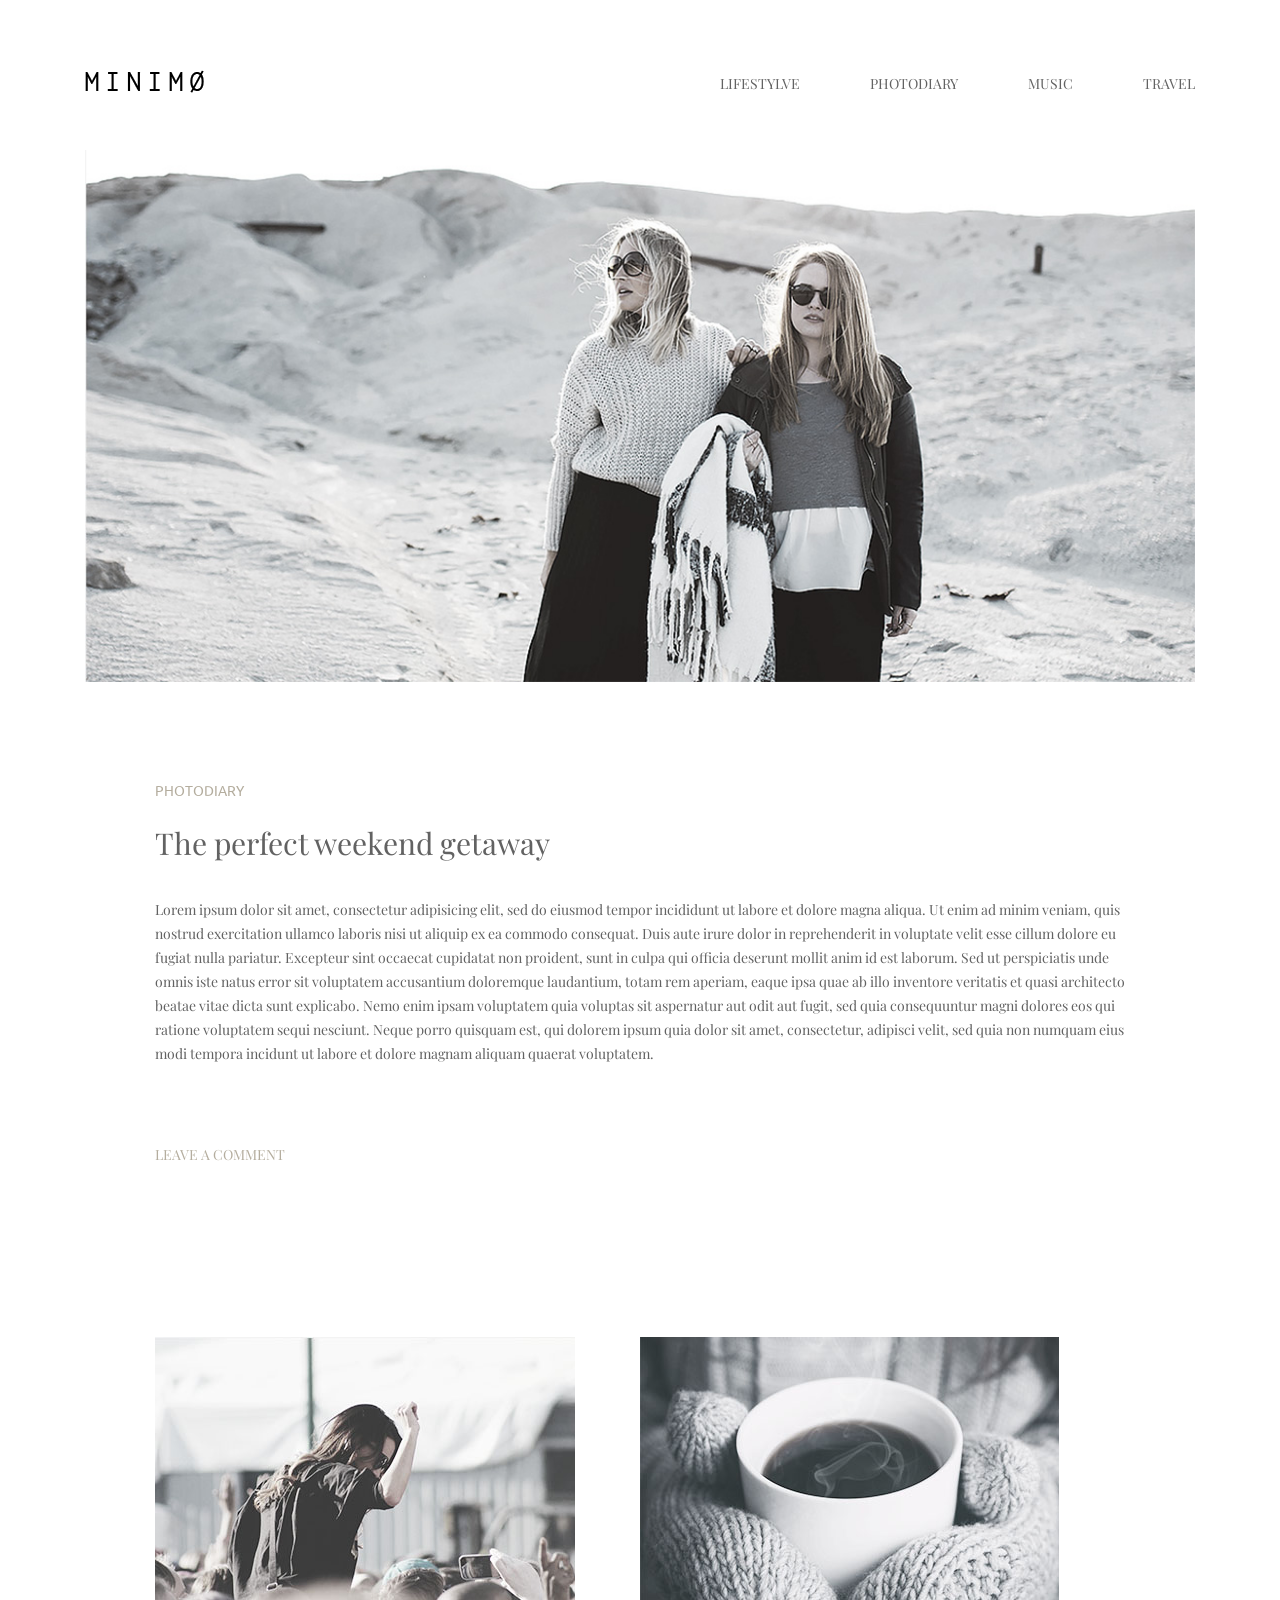
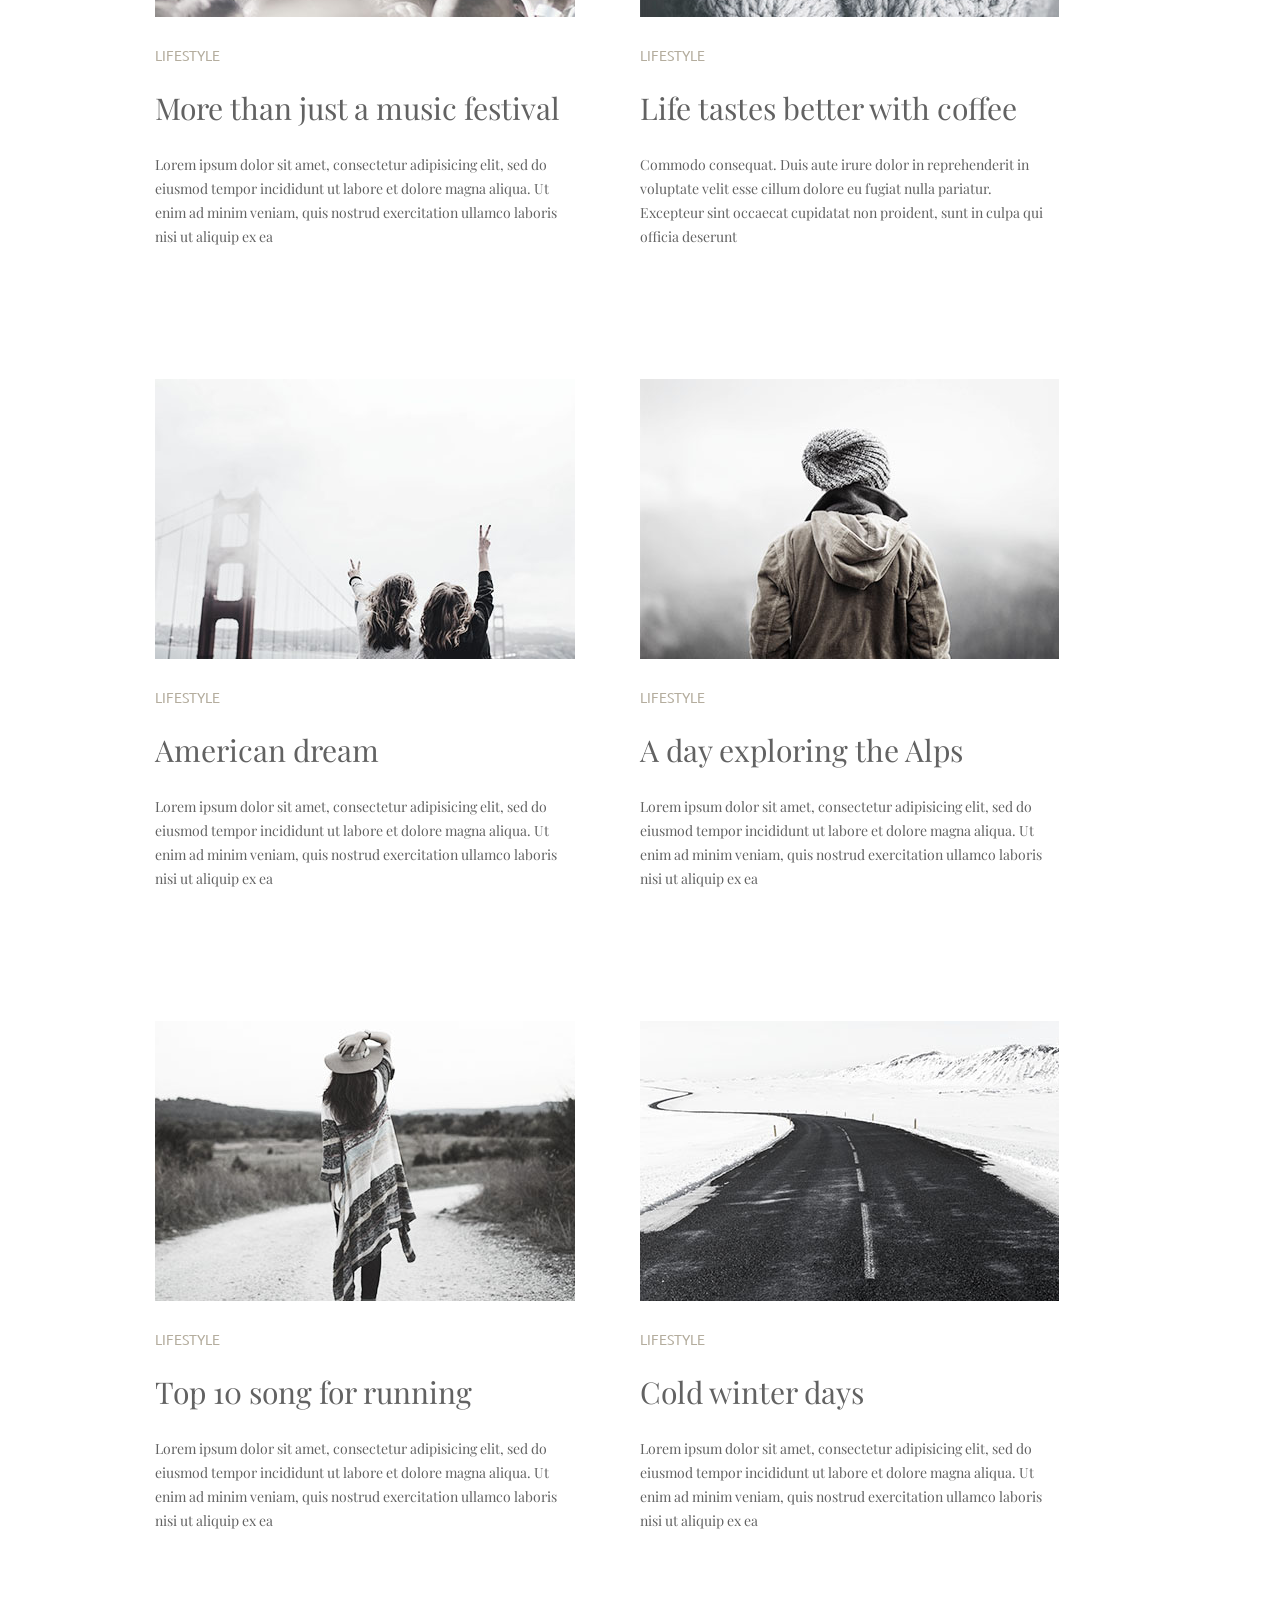
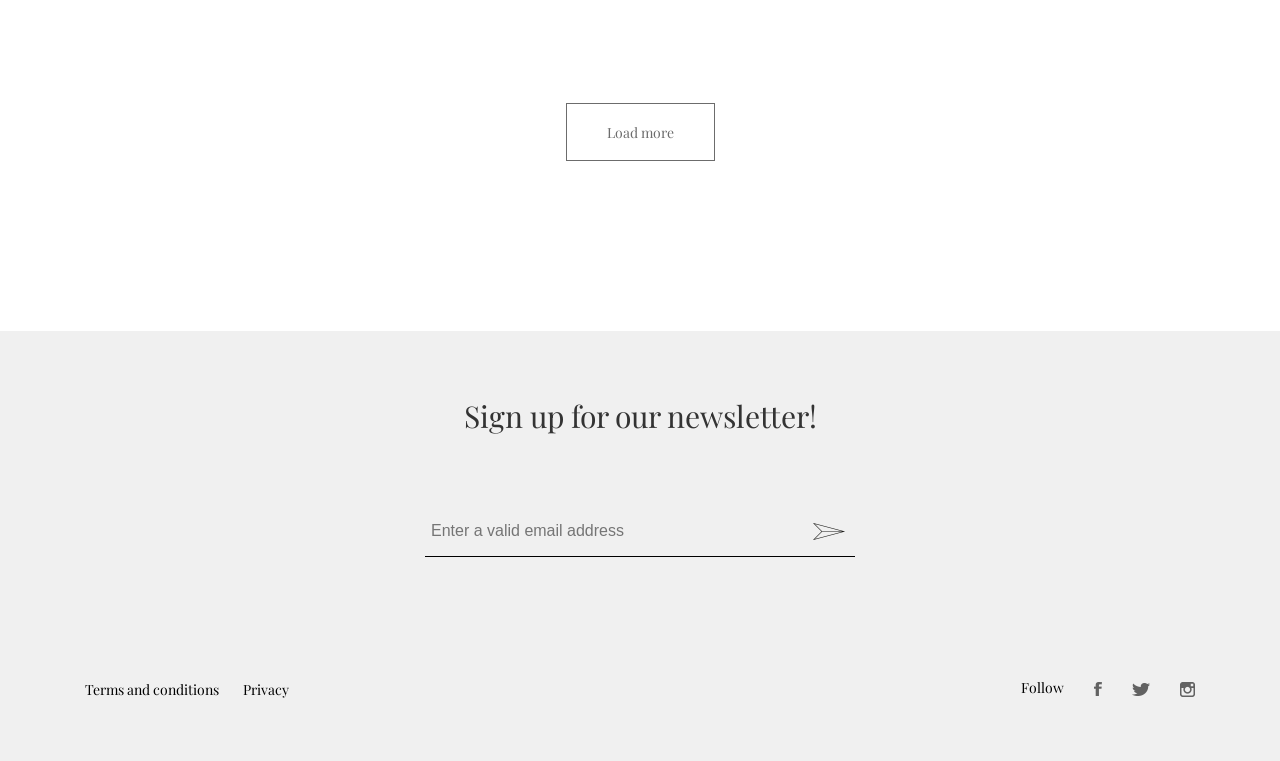
<file: index.html>
<!doctype html>
<html lang="en">
<head>
	<meta charset="utf-8">
	<meta name="viewport" content="width=device-width, initial-scale=1, shrink-to-fit=no">

	<link rel="stylesheet" href="css/bootstrap-grid.min.css">
	<link rel="stylesheet" href="css/reset.css">
	<link rel="stylesheet" href="css/style.css">
	<link href="https://fonts.googleapis.com/css?family=Playfair+Display|Ubuntu&display=swap" rel="stylesheet">

	<title>Minimo</title>
</head>
<body>
	<div class="hamburger-menu">
  <input id="menu__toggle" type="checkbox" />
  <label class="menu__btn" for="menu__toggle">
    <span></span>
  </label>
  <ul class="menu__box">
    <li><a class="menu__item" href="#">lifestylve</a></li>
    <li><a class="menu__item" href="#">photodiary</a></li>
    <li><a class="menu__item" href="#">music</a></li>
    <li><a class="menu__item" href="#">travel</a></li>
  </ul>
</div>
	<div class="container">
		<header class="row">
			<div class="col-4">
				<a href="#"><img src="img/logo.png" alt="logo" title="Minimo"></a>
			</div>
			<div class="col-8">
			<nav class="menu">
				<ul>
					<li><a href="#">lifestylve</a></li>
					<li><a href="#">photodiary</a></li>
					<li><a href="#">music</a></li>
					<li><a href="#">travel</a></li>
				</ul>
			</nav>
		</div>
		</header>
		<article class="row">
			<div class="col-12 post-img">
				<img class="img-adaptive" src="img/img_01.jpg" alt="post">
			</div>
			<section class="col-12 post-text">
				<div class="category">
					<span>photodiary</span>
				</div>
				<h2>The perfect weekend getaway</h2>
				<div class="content_text">
					<p>Lorem ipsum dolor sit amet, consectetur adipisicing elit, sed do eiusmod tempor incididunt ut labore et dolore magna aliqua. Ut enim ad minim veniam, quis nostrud exercitation ullamco laboris nisi ut aliquip ex ea commodo consequat. Duis aute irure dolor in reprehenderit in voluptate velit esse cillum dolore eu fugiat nulla pariatur. Excepteur sint occaecat cupidatat non proident, sunt in culpa qui officia deserunt mollit anim id est laborum. Sed ut perspiciatis unde omnis iste natus error sit voluptatem accusantium doloremque laudantium, totam rem aperiam, eaque ipsa quae ab illo inventore veritatis et quasi architecto beatae vitae dicta sunt explicabo. Nemo enim ipsam voluptatem quia voluptas sit aspernatur aut odit aut fugit, sed quia consequuntur magni dolores eos qui ratione voluptatem sequi nesciunt. Neque porro quisquam est, qui dolorem ipsum quia dolor sit amet, consectetur, adipisci velit, sed quia non numquam eius modi tempora incidunt ut labore et dolore magnam aliquam quaerat voluptatem.</p>
				</div>
				<div class="coment">
					<a href="#">Leave a comment</a>
				</div>
			</section>
			<section class="row next_post no-gutters">
				<div class="col-lg-6 col-md-12 next_post_01">
					<img class="img-adaptive" src="img/post_1.jpg" alt="post_1">
					<div class="category">
						<a href="#">Lifestyle</a>
					</div>
					<h2>More than just a music festival </h2>
					<p>Lorem ipsum dolor sit amet, consectetur adipisicing elit, sed do eiusmod tempor incididunt ut labore et dolore magna aliqua. Ut enim ad minim veniam, quis nostrud exercitation ullamco laboris nisi ut aliquip ex ea </p>
				</div>
				<div class="col-lg-6 col-md-12 next_post_01">
					<img class="img-adaptive" src="img/post_2.jpg" alt="post_2">
					<div class="category">
						<a href="#">Lifestyle</a>
					</div>
					<h2>Life tastes better with coffee</h2>
					<p>Commodo consequat. Duis aute irure dolor in reprehenderit in voluptate velit esse cillum dolore eu fugiat nulla pariatur. Excepteur sint occaecat cupidatat non proident, sunt in culpa qui officia deserunt</p>
				</div>
				<div class="col-lg-6 col-md-12 next_post_01">
					<img class="img-adaptive" src="img/post_3.jpg" alt="post_3">
					<div class="category">
						<a href="#">Lifestyle</a>
					</div>
					<h2>American dream</h2>
					<p>Lorem ipsum dolor sit amet, consectetur adipisicing elit, sed do eiusmod tempor incididunt ut labore et dolore magna aliqua. Ut enim ad minim veniam, quis nostrud exercitation ullamco laboris nisi ut aliquip ex ea </p>
				</div>
				<div class="col-lg-6 col-md-12 next_post_01">
					<img class="img-adaptive" src="img/post_4.jpg" alt="post_4">
					<div class="category">
						<a href="#">Lifestyle</a>
					</div>
					<h2>A day exploring the Alps</h2>
					<p>Lorem ipsum dolor sit amet, consectetur adipisicing elit, sed do eiusmod tempor incididunt ut labore et dolore magna aliqua. Ut enim ad minim veniam, quis nostrud exercitation ullamco laboris nisi ut aliquip ex ea </p>
				</div>
				<div class="col-lg-6 col-md-12 next_post_01">
					<img class="img-adaptive" src="img/post_5.jpg" alt="post_5">
					<div class="category">
						<a href="#">Lifestyle</a>
					</div>
					<h2>Top 10 song for running</h2>
					<p>Lorem ipsum dolor sit amet, consectetur adipisicing elit, sed do eiusmod tempor incididunt ut labore et dolore magna aliqua. Ut enim ad minim veniam, quis nostrud exercitation ullamco laboris nisi ut aliquip ex ea </p>
				</div>
				<div class="col-lg-6 col-md-12 next_post_01">
					<img class="img-adaptive" src="img/post_6.jpg" alt="post_6">
					<div class="category">
						<a href="#">Lifestyle</a>
					</div>
					<h2>Cold winter days</h2>
					<p>Lorem ipsum dolor sit amet, consectetur adipisicing elit, sed do eiusmod tempor incididunt ut labore et dolore magna aliqua. Ut enim ad minim veniam, quis nostrud exercitation ullamco laboris nisi ut aliquip ex ea </p>
				</div>
				<div class="more">
					<a href="#">Load more</a>
				</div>
			</section>
		</article>
	</div>
	<div class="form_sign">
		<div class="container">
			<h2>Sign up for our newsletter!</h2>
			<form action="#">
				<input type="email" name="email" placeholder="Enter a valid email address">
				<button><img src="img/button.png" alt="button"></button>
			</form>
		</div>
	</div>
	<footer>
		<div class="container left_right">
			<div class="row">
				<div class="col-6 left">
					<a href="#">Terms and conditions</a>
					<a href="#">Privacy</a>
				</div>
				<div class="col-6 right">
					<a href="#">Follow</a>
					<a href="#"><img src="img/fb.png" alt="facebook" title="facebook"></a>
					<a href="#"><img src="img/tw.png" alt="twitter" title="twitter"></a>
					<a href="#"><img src="img/in.png" alt="instagram" title="instagram"></a>
				</div>
			</div>
		</div>
	</footer>
</body>
</html>
</file>
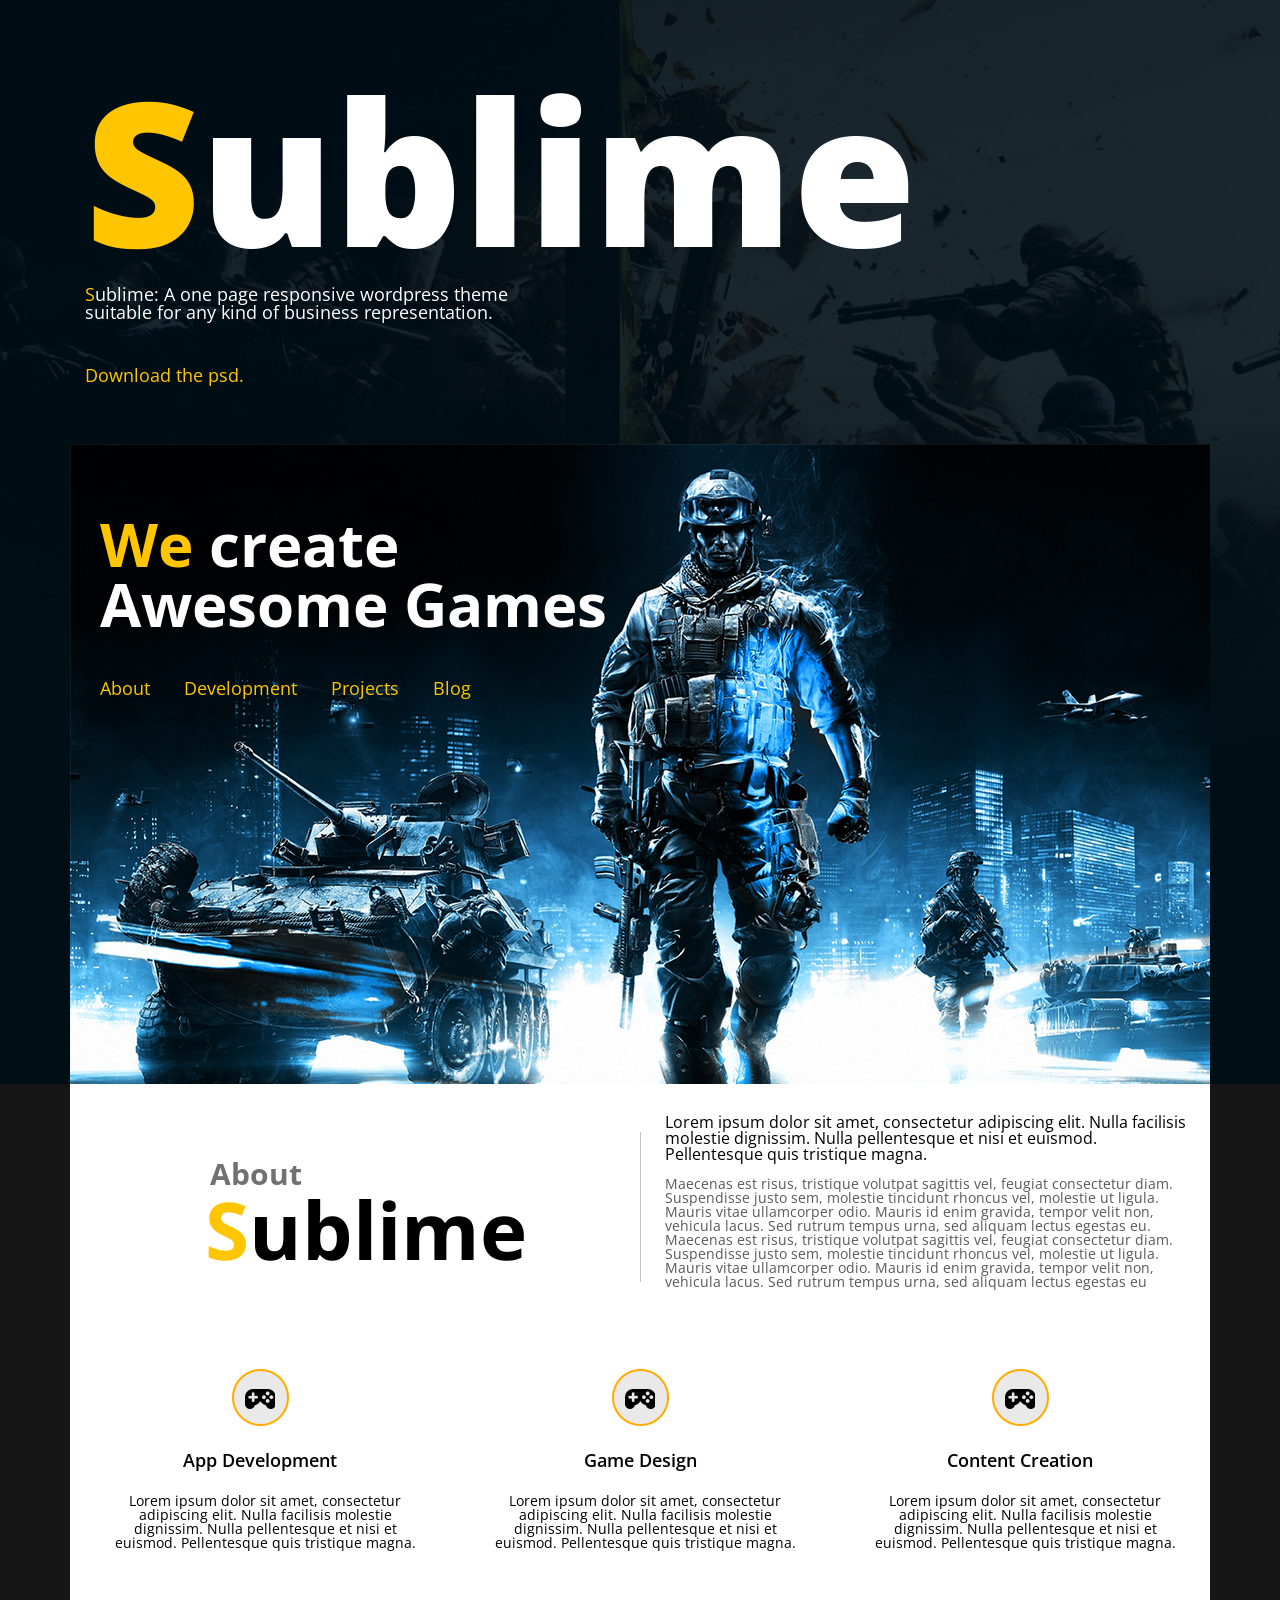
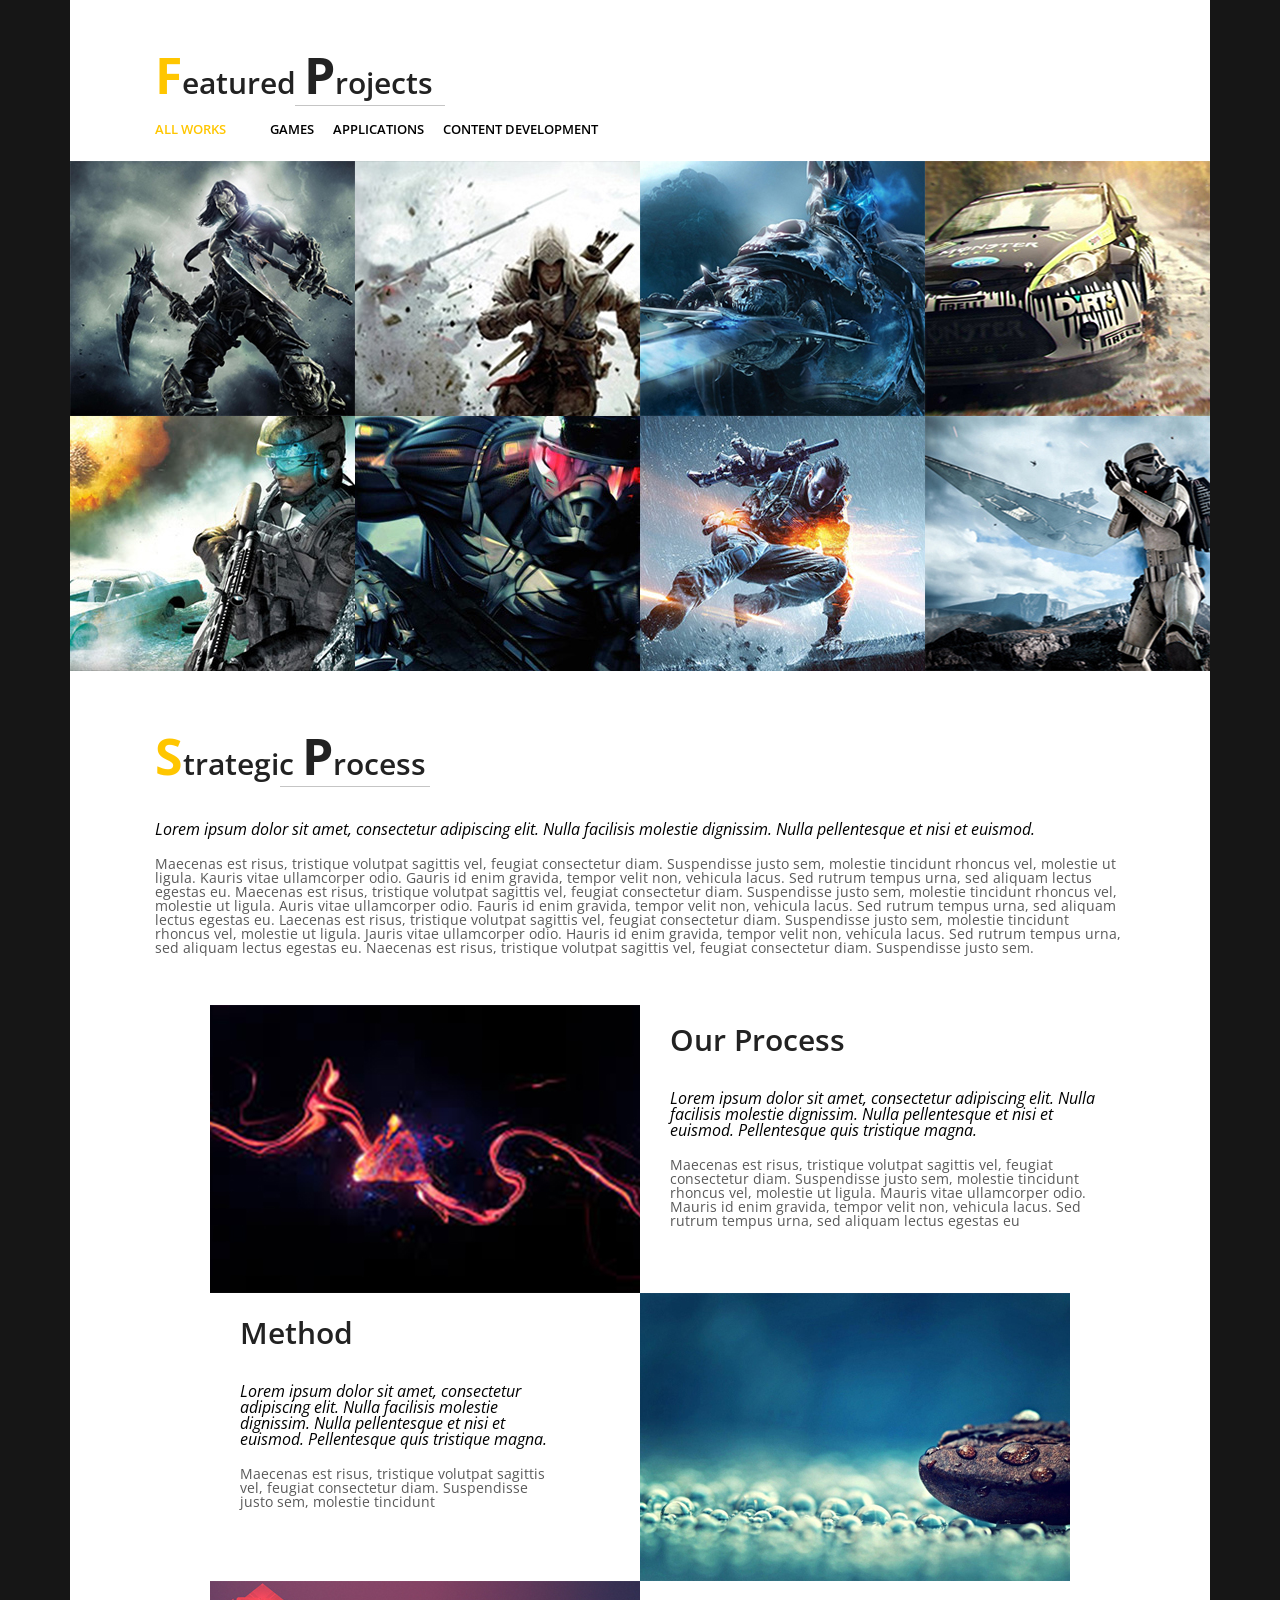
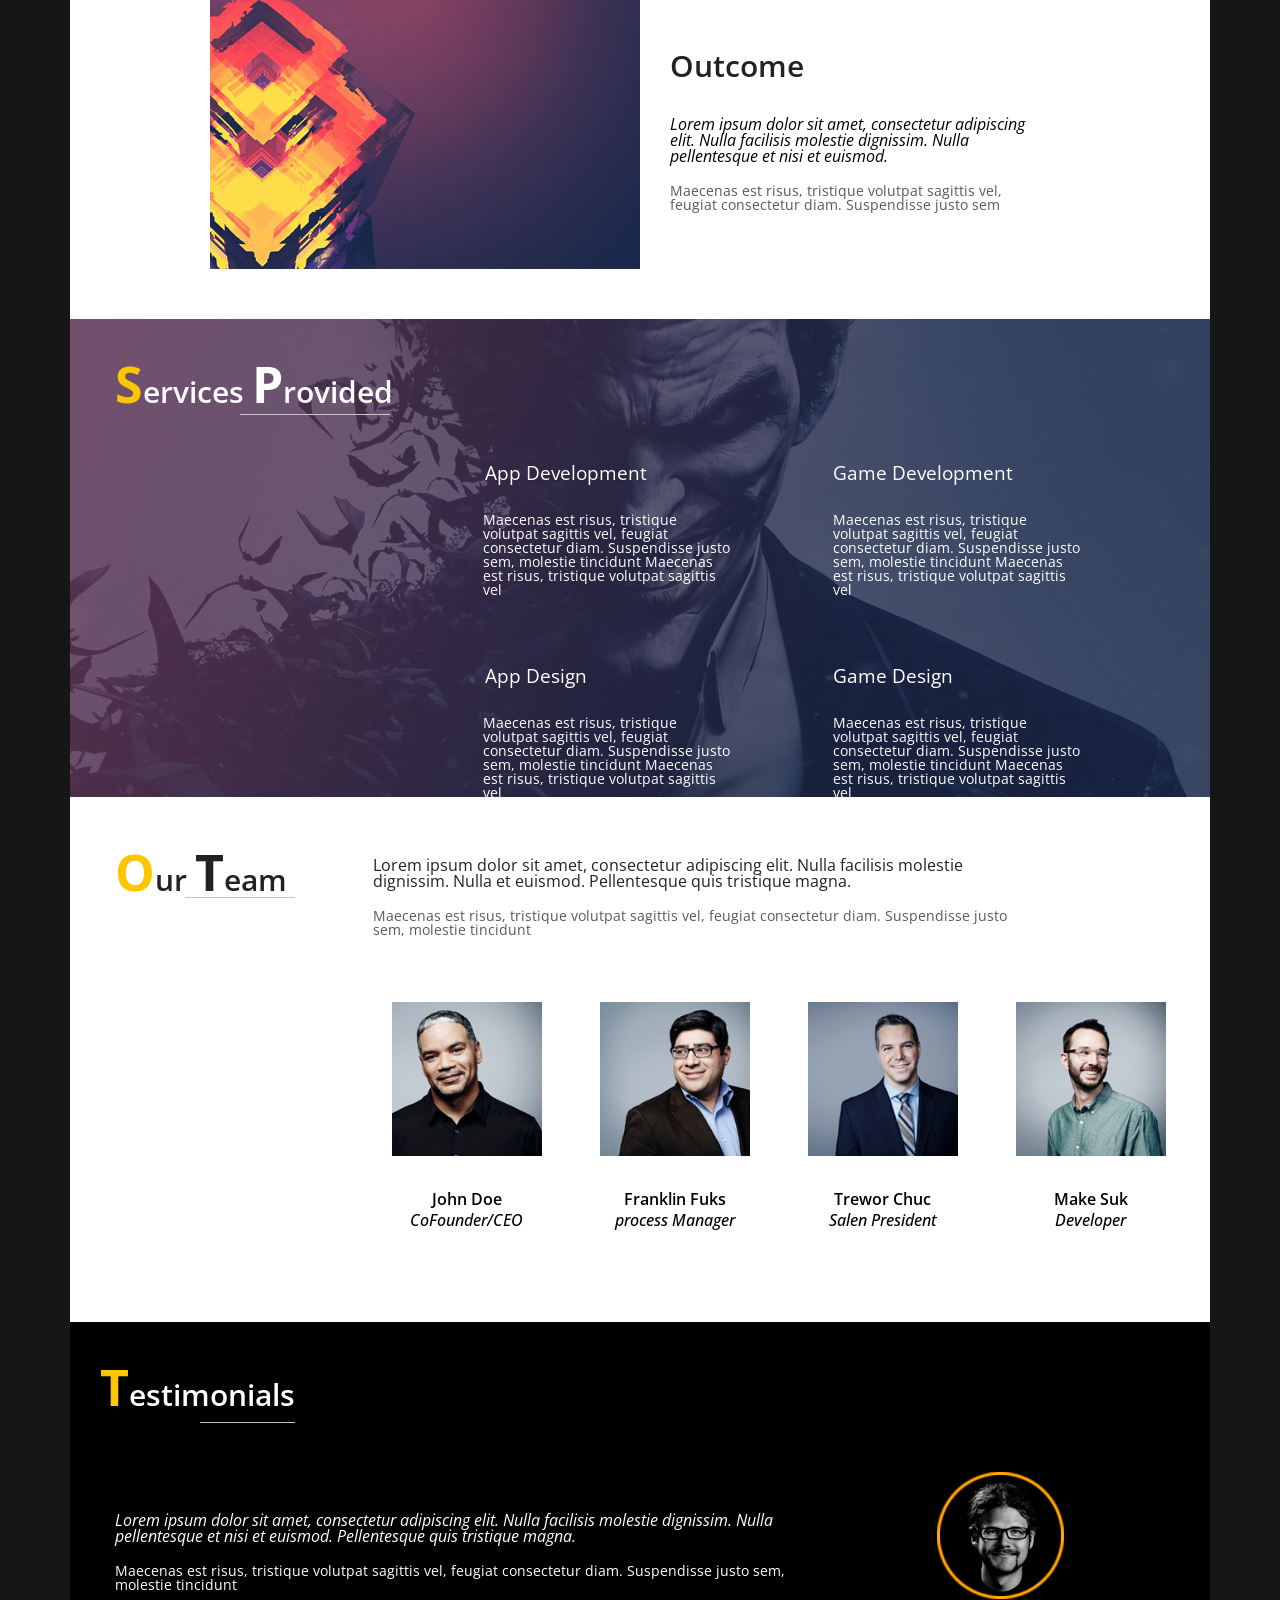
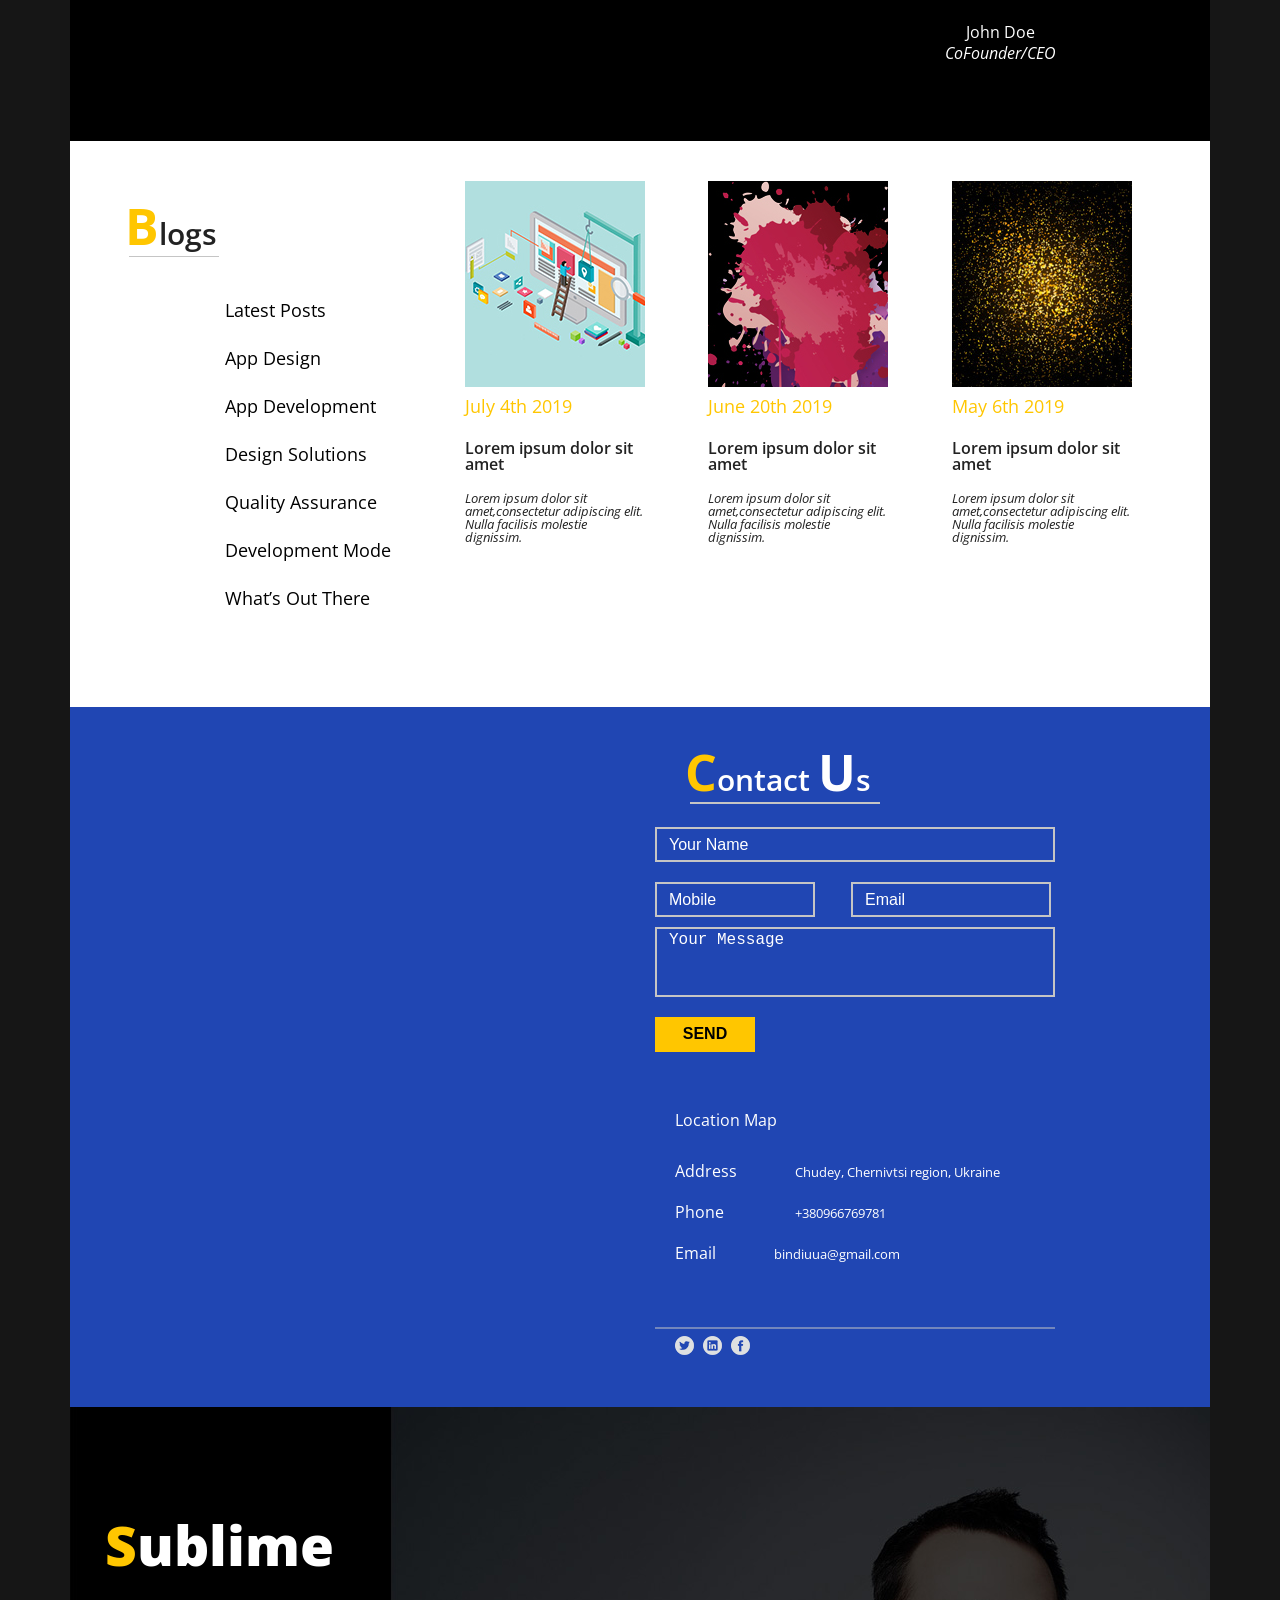
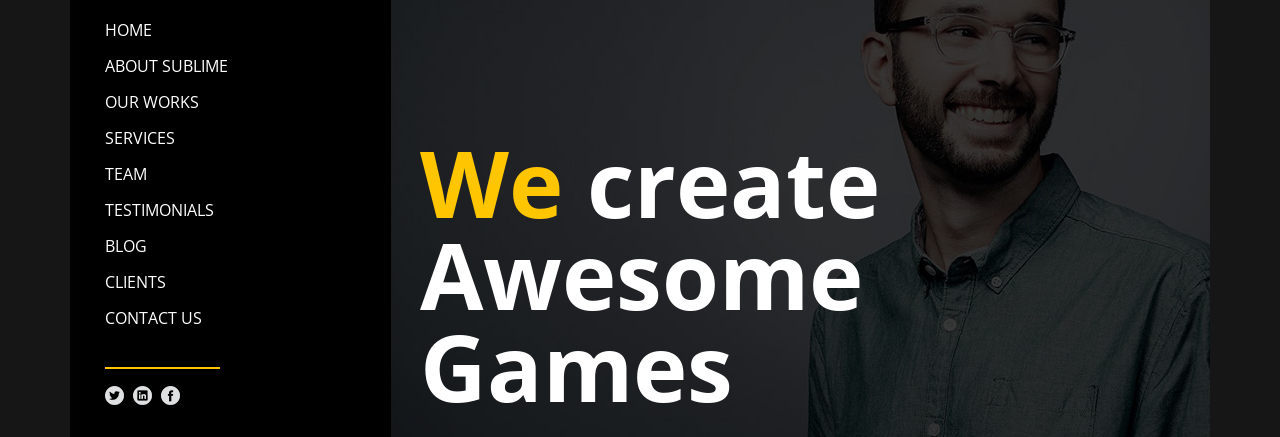
<file: sublime/index.html>
<!DOCTYPE html>
<html lang="en">
<head>
	<meta charset="UTF-8">
	<title>Sublime</title>
	<meta name="viewport" content="width=device-width, initial-scale=1, shrink-to-fit=no">

	<link rel="stylesheet" href="css/style.css">
	<link rel="stylesheet" href="css/reset.css">
	<link rel="stylesheet" href="css/bootstrap-grid.min.css">
	<link href="https://fonts.googleapis.com/css?family=Open+Sans&display=swap" rel="stylesheet">

</head>
<body>
			<div class="container-fluid header_top_sublime">
				<div class="header_top col-12">
					<div class="container">
						<h1><span>S</span>ublime</h1>
						<p><span>S</span>ublime: A one page responsive wordpress theme<br>suitable for any kind of business representation.</p>
						<a href="#">Download the psd.</a>
					</div>
					<header class="container header">
						<div class="col-12 header_logo">
							<h2><span>We</span> create <br> Awesome Games</h2>
						</div>
						<div class="menu col-12">
							<input id="menu__toggle" type="checkbox" />
							<label class="menu__btn" for="menu__toggle">
								<span></span>
							</label>
							<ul class="menu__box">
								<li><a class="menu__item" href="#">About</a></li>
								<li><a class="menu__item" href="#">Development</a></li>
								<li><a class="menu__item" href="#">Projects</a></li>
								<li><a class="menu__item" href="#">Blog</a></li>
							</ul>
						</div>
					</header>
				</div>
			</div>
			<div class="container">
				<div class="about_sublime row">
					<div class="col-12 col-sm-6 ab-sbl">
						<h3>About</h3>
						<h2><span>S</span>ublime</h2>
					</div>
					<div class="col-12 col-sm-6 mae-nas">
						<span></span>
						<p class="lor_ips">Lorem ipsum dolor sit amet, consectetur adipiscing elit. Nulla facilisis molestie dignissim. Nulla pellentesque et nisi et euismod. Pellentesque quis tristique magna.</p> 
						<p class="maecenas">Maecenas est risus, tristique volutpat sagittis vel, feugiat consectetur diam. Suspendisse justo sem, molestie tincidunt rhoncus vel, molestie ut ligula. Mauris vitae ullamcorper odio. Mauris id enim gravida, tempor velit non, vehicula lacus. Sed rutrum tempus urna, sed aliquam lectus egestas eu. Maecenas est risus, tristique volutpat sagittis vel, feugiat consectetur diam. Suspendisse justo sem, molestie tincidunt rhoncus vel, molestie ut ligula. Mauris vitae ullamcorper odio. Mauris id enim gravida, tempor velit non, vehicula lacus. Sed rutrum tempus urna, sed aliquam lectus egestas eu</p>
					</div>
					<div class="icon_game row no-gutters">
						<div class="col-12 col-md-4 icon_game_text">
							<img src="img/icons_game.png" alt="game">
							<h3>App Development</h3>
							<p>Lorem ipsum dolor sit amet, consectetur adipiscing elit. Nulla facilisis molestie dignissim. Nulla pellentesque et nisi et euismod. Pellentesque quis tristique magna.</p>
						</div>
						<div class="col-12 col-md-4 icon_game_text">
							<img src="img/icons_game.png" alt="game">
							<h3>Game Design</h3>
							<p>Lorem ipsum dolor sit amet, consectetur adipiscing elit. Nulla facilisis molestie dignissim. Nulla pellentesque et nisi et euismod. Pellentesque quis tristique magna.</p>
						</div>
						<div class="col-12 col-md-4 icon_game_text">
							<img src="img/icons_game.png" alt="game">
							<h3>Content Creation</h3>
							<p>Lorem ipsum dolor sit amet, consectetur adipiscing elit. Nulla facilisis molestie dignissim. Nulla pellentesque et nisi et euismod. Pellentesque quis tristique magna.</p>
						</div>
					</div>
					<div class="game_img no-gutters">
						<div class="row no-gutters">
							<div class="text_nav col-12">
								<h2><span>F</span>eatured <em>P</em>rojects</h2>
								<span class="span"></span>
								<a class="one" href="#">ALL WORKS</a>
								<a href="#">GAMES</a>
								<a href="#">APPLICATIONS</a>
								<a href="#">CONTENT DEVELOPMENT</a>
							</div>
							<div class="col-3 imges_games">
								<!--img 1--><img src="img/img_2.jpg" alt="games_img">
							</div>
							<div class="col-3 imges_games">
								<!--img 2--><img src="img/img_3.jpg" alt="games_img">
							</div>
							<div class="col-3 imges_games">
								<!--img 3--><img src="img/img_4.jpg" alt="games_img">
							</div>
							<div class="col-3 imges_games">
								<!--img 4--><img src="img/img_5.jpg" alt="games_img">
							</div>
							<div class="col-3 imges_games_2">
								<!--img 5--><img src="img/img_6.jpg" alt="games_img">
							</div>
							<div class="col-3 imges_games_2">
								<!--img 6--><img src="img/img_7.jpg" alt="games_img">
							</div>
							<div class="col-3 imges_games_2">
								<!--img 7--><img src="img/img_8.jpg" alt="games_img">
							</div>
							<div class="col-3 imges_games_2" id="imges_games_2-2">
								<!--img 8--><img src="img/img_9.jpg" alt="games_img">
							</div>

							<div class="col-3 imges_games_3">
								<!--img 1 large--><img src="img/img_2-large.jpg" alt="games_img">
							</div>
							<div class="col-3 imges_games_3">
								<!--img 2 large--><img src="img/img_3-large.jpg" alt="games_img">
							</div>
							<div class="col-3 imges_games_3">
								<!--img 3 large--><img src="img/img_4-large.jpg" alt="games_img">
							</div>
							<div class="col-3 imges_games_3">
								<!--img 4 large--><img src="img/img_5-large.jpg" alt="games_img">
							</div>
							<div class="col-3 imges_games_4">
								<!--img 5 large--><img src="img/img_6-large.jpg" alt="games_img">
							</div>
							<div class="col-3 imges_games_4">
								<!--img 6 large--><img src="img/img_7-large.jpg" alt="games_img">
							</div>
							<div class="col-3 imges_games_4">
								<!--img 7 large--><img src="img/img_8-large.jpg" alt="games_img">
							</div>
							<div class="col-3 imges_games_4">
								<!--img 8 large--><img src="img/img_9-large.jpg" alt="games_img">
							</div>

							<div class="col-4 imges_games_5">
								<!--img 1 meddiu--><img src="img/img_2-meddiu.jpg" alt="games_img">
							</div>
							<div class="col-4 imges_games_5">
								<!--img 2 meddiu--><img src="img/img_4-meddiu.jpg" alt="games_img">
							</div>
							<div class="col-4 imges_games_5">
								<!--img 3 meddiu--><img src="img/img_5-meddiu.jpg" alt="games_img">
							</div>
							<div class="col-4 imges_games_6">
								<!--img 4 meddiu--><img src="img/img_7-meddiu.jpg" alt="games_img">
							</div>
							<div class="col-4 imges_games_6">
								<!--img 5 meddiu--><img src="img/img_8-meddiu.jpg" alt="games_img">
							</div>
							<div class="col-4 imges_games_6">
								<!--img 6 meddiu--><img src="img/img_9-meddiu.jpg" alt="games_img">
							</div>
							<div class="col-12 imges_games_7">
								<a href="#">more pictures</a>
							</div>

							<div class="col-6 imges_games_8">
								<!--img 1 small--><img src="img/img_2-small.jpg" alt="games_img">
							</div>
							<div class="col-6 imges_games_8">
								<!--img 2 small--><img src="img/img_3-small.jpg" alt="games_img">
							</div>
							<div class="col-6 imges_games_9">
								<!--img 3 small--><img src="img/img_4-small.jpg" alt="games_img">
							</div>
							<div class="col-6 imges_games_9">
								<!--img 4 small--><img src="img/img_5-small.jpg" alt="games_img">
							</div>
							<div class="col-12 imges_games_10">
								<a href="#">more pictures</a>
							</div>

							<div class="col-12 imges_games_11 imggame no-gutters">
								<!--img 1--><img src="img/img_2.jpg" alt="games_img">
							</div>
							<div class="col-12 imges_games_11 no-gutters">
								<!--img 2--><img src="img/img_3.jpg" alt="games_img">
							</div>
							<div class="col-12 imges_games_11 no-gutters">
								<!--img 3--><img src="img/img_4.jpg" alt="games_img">
							</div>
							<div class="col-12 imges_games_11 no-gutters">
								<!--img 4--><img src="img/img_5-small-.jpg" alt="games_img">
							</div>
							<div class="col-12 imges_games_12">
								<a href="#">more pictures</a>
							</div>
						</div>
					</div>
					<div class="strategic_process">
						<div class="st_pr text_nav col_12">
							<h2><span>S</span>trategic <em>P</em>rocess</h2>
							<span class="span span2"></span>
							<p>Lorem ipsum dolor sit amet, consectetur adipiscing elit. Nulla facilisis molestie dignissim. Nulla pellentesque et nisi et euismod.</p>
							<p class="mce">Maecenas est risus, tristique volutpat sagittis vel, feugiat consectetur diam. Suspendisse justo sem, molestie tincidunt rhoncus vel, molestie ut ligula. Kauris vitae ullamcorper odio. Gauris id enim gravida, tempor velit non, vehicula lacus. Sed rutrum tempus urna, sed aliquam lectus egestas eu. Maecenas est risus, tristique volutpat sagittis vel, feugiat consectetur diam. Suspendisse justo sem, molestie tincidunt rhoncus vel, molestie ut ligula. Auris vitae ullamcorper odio. Fauris id enim gravida, tempor velit non, vehicula lacus. Sed rutrum tempus urna, sed aliquam lectus egestas eu. Laecenas est risus, tristique volutpat sagittis vel, feugiat consectetur diam. Suspendisse justo sem, molestie tincidunt rhoncus vel, molestie ut ligula. Jauris vitae ullamcorper odio. Hauris id enim gravida, tempor velit non, vehicula lacus. Sed rutrum tempus urna, sed aliquam lectus egestas eu. Naecenas est risus, tristique volutpat sagittis vel, feugiat consectetur diam. Suspendisse justo sem.</p>
						</div>
						<div class="row no-gutters str_img_text">
							<div class="col-12 col-lg-6 img_1">
								<img src="img/img_10.jpg" alt="img">
							</div>
							<div class="col-12 col-lg-6 text-img_1">
								<h2><span>O</span>ur <span>P</span>rocess</h2>
								<p class="text_img">Lorem ipsum dolor sit amet, consectetur adipiscing elit. Nulla facilisis molestie dignissim. Nulla pellentesque et nisi et euismod. Pellentesque quis tristique magna.</p>
								<p>Maecenas est risus, tristique volutpat sagittis vel, feugiat consectetur diam. Suspendisse justo sem, molestie tincidunt rhoncus vel, molestie ut ligula. Mauris vitae ullamcorper odio. Mauris id enim gravida, tempor velit non, vehicula lacus. Sed rutrum tempus urna, sed aliquam lectus egestas eu</p>
							</div>
							<div class="col-12 col-lg-6 text-img_2 no-gutters">
								<h2><span>M</span>ethod</h2>
								<p class="text_img">Lorem ipsum dolor sit amet, consectetur adipiscing elit. Nulla facilisis molestie dignissim. Nulla pellentesque et nisi et euismod. Pellentesque quis tristique magna.</p>
								<p>Maecenas est risus, tristique volutpat sagittis vel, feugiat consectetur diam. Suspendisse justo sem, molestie tincidunt</p>
							</div>
							<div class="col-12 col-lg-6 img_2">
								<img src="img/img_11.jpg" alt="img">
							</div>
							<div class="col-12 col-lg-6 text-img_2-">
								<h2><span>M</span>ethod</h2>
								<p class="text_img">Lorem ipsum dolor sit amet, consectetur adipiscing elit. Nulla facilisis molestie dignissim. Nulla pellentesque et nisi et euismod. Pellentesque quis tristique magna.</p>
								<p>Maecenas est risus, tristique volutpat sagittis vel, feugiat consectetur diam. Suspendisse justo sem, molestie tincidunt</p>
							</div>
							<div class="col-12 col-lg-6 img_3">
								<img src="img/img_12.jpg" alt="img">
							</div>
							<div class="col-12 col-lg-6 text-img_3">
								<h2><span>O</span>utcome</h2>
								<p class="text_img">Lorem ipsum dolor sit amet, consectetur adipiscing elit. Nulla facilisis molestie dignissim. Nulla pellentesque et nisi et euismod.</p>
								<p class="bot">Maecenas est risus, tristique volutpat sagittis vel, feugiat consectetur diam. Suspendisse justo sem</p>
							</div>
							<div class="col-12 img_4">
								<img src="img/img_10-small.jpg" alt="img">
							</div>
							<div class="col-12 text-img_4">
								<h2><span>O</span>ur <span>P</span>rocess</h2>
								<p class="text_img">Lorem ipsum dolor sit amet, consectetur adipiscing elit. Nulla facilisis molestie dignissim. Nulla pellentesque et nisi et euismod. Pellentesque quis tristique magna.</p>
								<p>Maecenas est risus, tristique volutpat sagittis vel, feugiat consectetur diam. Suspendisse justo sem, molestie tincidunt rhoncus vel, molestie ut ligula. Mauris vitae ullamcorper odio. Mauris id enim gravida, tempor velit non, vehicula lacus. Sed rutrum tempus urna, sed aliquam lectus egestas eu</p>
							</div>
							<div class="col-12 img_5">
								<img src="img/img_11-small.jpg" alt="img">
							</div>
							<div class="col-12 text-img_5">
								<h2><span>M</span>ethod</h2>
								<p class="text_img">Lorem ipsum dolor sit amet, consectetur adipiscing elit. Nulla facilisis molestie dignissim. Nulla pellentesque et nisi et euismod. Pellentesque quis tristique magna.</p>
								<p>Maecenas est risus, tristique volutpat sagittis vel, feugiat consectetur diam. Suspendisse justo sem, molestie tincidunt</p>
							</div>
							<div class="col-12 img_6 no-gutters">
								<img src="img/img_12-small.jpg" alt="img">
							</div>
							<div class="col-12 col-lg-6 text-img_6">
								<h2><span>O</span>utcome</h2>
								<p class="text_img">Lorem ipsum dolor sit amet, consectetur adipiscing elit. Nulla facilisis molestie dignissim. Nulla pellentesque et nisi et euismod.</p>
								<p class="bot_2">Maecenas est risus, tristique volutpat sagittis vel, feugiat consectetur diam. Suspendisse justo sem</p>
							</div>
						</div>
					</div>
				</div>
			</div>
		</div>

		</div>
		<div class="container services">
			<div class="sre-pro no-gutters row">
				<div class="srv_pro_text col-12">
					<h2><span>S</span>ervices <em>P</em>rovided</h2>
					<span class="span"></span>
				</div>
				<div class="col-7 sre-pro_description sre-pro_description_1 sre-pro_description_4 sre-pro_description_5">
					<h3>App Development</h3>
					<p>Maecenas est risus, tristique volutpat sagittis vel, feugiat consectetur diam. Suspendisse justo sem, molestie tincidunt  Maecenas est risus, tristique volutpat sagittis vel</p>
					<button class="button_more_1">More</button>
				</div>
				<div class="col-5 sre-pro_description sre-pro_description_2 sre-pro_description_4">
					<h3>Game Development</h3>
					<p>Maecenas est risus, tristique volutpat sagittis vel, feugiat consectetur diam. Suspendisse justo sem, molestie tincidunt  Maecenas est risus, tristique volutpat sagittis vel</p>
				</div>
				<div class="col-7 sre-pro_description sre-pro_description_1  sre-pro_description_3">
					<h3>App Design</h3>
					<p>Maecenas est risus, tristique volutpat sagittis vel, feugiat consectetur diam. Suspendisse justo sem, molestie tincidunt  Maecenas est risus, tristique volutpat sagittis vel</p>
					<button class="button_more_0">More</button>
				</div>
				<div class="col-5 sre-pro_description sre-pro_description_2
				sre-pro_description_3">
				<h3>Game Design</h3>
				<p>Maecenas est risus, tristique volutpat sagittis vel, feugiat consectetur diam. Suspendisse justo sem, molestie tincidunt  Maecenas est risus, tristique volutpat sagittis vel</p>
			</div>
		</div>
		</div>
		<div class="container our-team">
			<div class="row no-gutters">
				<div class="our-team-log col-12 col-lg-3">
					<h2><span>O</span>ur <em>T</em>eam</h2>
					<span class="our-team-span"></span>
				</div>
				<div class="col-12 col-lg-9 our-team-personel">
					<p class="paragraph_00">Lorem ipsum dolor sit amet, consectetur adipiscing elit. Nulla facilisis molestie dignissim. Nulla et euismod. Pellentesque quis tristique magna.</p>
					<p class="paragraph_01">Maecenas est risus, tristique volutpat sagittis vel, feugiat consectetur diam. Suspendisse justo sem, molestie tincidunt </p>
					<div class="row no-gutters personal_XL">
						<div class="col-12 col-md-6 col-lg-3 personal_img">
							<a href="#"><img src="img/img_14.jpg" alt="personal"></a>
							<a href="#">John Doe</a>
							<a href="#" class="personal_text">CoFounder/CEO</a>
						</div>
						<div class="col-12 col-md-6 col-lg-3 personal_img">
							<a href="#"><img src="img/img_15.jpg" alt="personal"></a>
							<a href="#">Franklin Fuks</a>
							<a href="#" class="personal_text">process Manager</a>
						</div>
						<div class="col-12 col-md-6 col-lg-3 personal_img">
							<a href="#"><img src="img/img_16.jpg" alt="personal"></a>
							<a href="#">Trewor Chuc</a>
							<a href="#" class="personal_text">Salen President</a>
						</div>
						<div class="col-12 col-md-6 col-lg-3 personal_img">
							<a href="#"><img src="img/img_17.jpg" alt="personal"></a>
							<a href="#">Make Suk</a>
							<a href="#" class="personal_text">Developer</a>
						</div>
					</div>
				</div>
			</div>
		</div>
		<div class="testimonials container">
			<div class="testimonials_logo col-12">
				<h2><span>T</span>estimonials</h2>
				<span class="testimonials_span"></span>
			</div>
			<div class="col-12 row testimonials_imges_text">
				<div class="testimonials_img_description col-12 col-lg-8">
					<p class="testimonials_par">Lorem ipsum dolor sit amet, consectetur adipiscing elit. Nulla facilisis molestie dignissim. Nulla pellentesque et nisi et euismod. Pellentesque quis tristique magna.</p>
					<p>Maecenas est risus, tristique volutpat sagittis vel, feugiat consectetur diam. Suspendisse justo sem, molestie tincidunt </p>
				</div>
				<div class="testimonials_img col-12 col-lg-4">
					<a href="#"><img src="img/img_18.png" alt="person"></a>
					<a href="#" class="personal_text_0">John Doe</a>
					<a href="#" class="personal_text">CoFounder/CEO</a>
				</div>
			</div>
		</div>
		<div class="container blogs">
			<div class="row">
				<div class="blogs_menu col-12 col-sm-6 col-md-4">
					<h2><span>B</span>logs</h2>
					<span class="blogs_span"></span>
					<ul>
						<li><a href="#">Latest Posts</a></li>
						<li><a href="#">App Design</a></li>
						<li><a href="#">App Development</a></li>
						<li><a href="#">Design Solutions</a></li>
						<li><a href="#">Quality Assurance</a></li>
						<li><a href="#">Development Mode</a></li>
						<li><a href="#">What’s Out There</a></li>
					</ul>
				</div>
				<div class="blogs_post col-12 col-sm-6 col-md-8 row no-gutters">
					<div class="blogs_post_img col-12 col-md-6 col-lg-4">
						<img src="img/img_19.jpg" alt="post">
						<p class="post_data">July 4th 2019</p>
						<p class="post-ops">Lorem ipsum dolor sit amet</p>
						<p class="post_description">Lorem ipsum dolor sit amet,consectetur adipiscing elit. Nulla facilisis molestie dignissim. </p>
					</div>
					<div class="blogs_post_img col-12 col-md-6 col-lg-4">
						<img src="img/img_20.jpg" alt="post">
						<p class="post_data">June 20th 2019</p>
						<p class="post-ops">Lorem ipsum dolor sit amet</p>
						<p class="post_description">Lorem ipsum dolor sit amet,consectetur adipiscing elit. Nulla facilisis molestie dignissim. </p>
					</div>
					<div class="blogs_post_img blogs_post_img-3 col-12 col-md-6 col-lg-4">
						<img src="img/img_21.jpg" alt="post">
						<p class="post_data">May 6th 2019</p>
						<p class="post-ops">Lorem ipsum dolor sit amet</p>
						<p class="post_description">Lorem ipsum dolor sit amet,consectetur adipiscing elit. Nulla facilisis molestie dignissim. </p>
					</div>
				</div>
			</div>
		</div>
		<div class="container contact">
			<div class="row">
			<div class="contact_cart col-12 col-lg-6 no-gutters">
				<iframe src="https://www.google.com/maps/embed?pb=!1m18!1m12!1m3!1d26027.957843490563!2d25.59258973043361!3d48.058417279728125!2m3!1f0!2f0!3f0!3m2!1i1024!2i768!4f13.1!3m3!1m2!1s0x473422f8c3f6b091%3A0x60086865383839b0!2z0KfRg9C00LXQuSwg0KfQtdGA0L3QvtCy0LjRhtC60LDRjyDQvtCx0LvQsNGB0YLRjCwgNTkwMjQ!5e1!3m2!1sru!2sua!4v1575550440515!5m2!1sru!2sua" width="500" height="700" frameborder="0" style="border:0;" allowfullscreen=""></iframe>
			</div>
			<div class="contacts-us col-12 col-lg-6">
				<h2><span>C</span>ontact <em>U</em>s</h2>
				<span class="contact_span"></span>
				<form action="" autocomplete="on" name="contacts">
					<input class="name" type="text" name="name" placeholder="Your Name">
					<div class="row mb-em">
					<input class="mobile" type="text" name="mobile" placeholder="Mobile">
					<input class="email" type="email" name="email" placeholder="Email"></div>
					<textarea name="coment" id="coment" placeholder="Your Message"></textarea>
					<button>SEND</button>
				</form>
				<p>Location Map</p>
				<pre><span>Address</span>     		Chudey, Chernivtsi region, <em>Ukraine</em></pre>
				<pre><span>Phone</span>         		+380966769781</pre>
				<pre><span>Email</span>            	 bindiuua@gmail.com</pre>
				<span class="contac-span-bottom"></span>
				<a class="twitter" href="#"><img src="img/img_22.png" alt="twitter"></a>
  			<a href="#"><img src="img/img_23.png" alt="twitter"></a>
				<a href="#"><img src="img/img_24.png" alt="twitter"></a>
			</div>
			</div>
		</div>
		<div class="container sublime-footer">
			<div class="row">
			<div class="col-12 col-md-3 menu-footer">
				<h2><span>S</span>ublime</h2>
				<nav>
					<ul>
						<li class="home_footer-menu"><a href="#">HOME</a></li>
						<li><a href="#">ABOUT SUBLIME</a></li>
						<li><a href="#">OUR WORKS</a></li>
						<li><a href="#">SERVICES</a></li>
						<li><a href="#">TEAM</a></li>
						<li><a href="#">TESTIMONIALS</a></li>
						<li><a href="#">BLOG</a></li>
						<li><a href="#">CLIENTS</a></li>
						<li><a href="#">CONTACT US</a></li>
					</ul>
				</nav>
				<span class="footer_span"></span>
				<a class="twitter" href="#"><img src="img/img_22.png" alt="twitter"></a>
  			<a href="#"><img src="img/img_23.png" alt="twitter"></a>
				<a href="#"><img src="img/img_24.png" alt="twitter"></a>
			</div>
			<div class="col-9 img-footer">
				<h2><span>We</span> create Awesome Games</h2>
			</div>
			</div>
		</div>
	</body>	
</html>
</file>
<file: css/style.css>
/*
font-family: 'Playfair Display', serif;
font-family: 'Ubuntu', sans-serif;
*/
body{
	font-family: 'Playfair Display', serif;
}
.img-adaptive{
	display: block;
	max-width: 100%;
	height: auto;
}
header{
	height: 150px;
}
header div a img{
	display: inline-block;
	margin-top: 70px;
}
header nav ul{
	display: flex;
	justify-content: flex-end;
	list-style-type: none;
	padding: 0;
	margin: 0;
}
header nav ul li{
	margin: 75px 0 0 70px;
	display: inline-block;
}
header nav ul li a{
	text-transform: uppercase;
	text-decoration: none;
	color: #626262;
	font-size: 14px;
	font-family: 'Playfair Display', serif;
}
header nav ul li a:hover{
	text-decoration: underline;
}
.post-text{
	padding: 0 85px;
}
.post-text .category{
	margin-top: 100px;
}
.post-text .category span{
	font-family: 'Ubuntu', sans-serif;
	text-transform: uppercase;
	color: #b4ad9e;
	font-size: 14px;
}
.post-text h2{
	color: #626262;
	margin-top: 30px;
  font-family: 'Playfair Display', serif;
	font-size: 30px;
}
.post-text .content_text{
	color: #626262;
	margin-top: 40px;
	font-family: 'Playfair Display', serif;
	font-size: 14px;
}
.post-text .content_text p{
	line-height: 24px;
}
.post-text .coment a{
 	font-family: 'Playfair Display', serif;
 	text-transform: uppercase;
 	text-decoration: none;
 	color: #b4ad9e;
 	font-size: 14px;
}
.post-text .coment a:hover{
	text-decoration: underline;
}
.post-text .coment{
	margin-top: 80px;
}
.next_post{
	margin-top: 45px;
	padding: 0 85px;
}
.next_post .category a{
	text-transform: uppercase;
	text-decoration: none;
	color: #b4ad9e;
	font-size: 14px;
	font-family: 'Ubuntu', sans-serif;
}
.next_post .category a:hover{
	text-decoration: underline;
}
.next_post .category{
	margin-top: 30px;
}
.next_post .next_post_01 h2{
	margin-top: 30px;
	font-size: 30px;
	color: #626262;
	font-family: 'Playfair Display', serif;
}
.next_post .next_post_01 p{
	max-width: 415px;
	line-height: 24px;
	margin-top: 30px;
	font-size: 14px;
	font-family: 'Playfair Display', serif;
	color: #626262;
}
.next_post .next_post_01{
	margin-top: 130px;
}
.form_sign{
	margin-top: 0px;
	height: 280px;
	background: #f0f0f0;
}
.next_post .more{
	margin: 170px auto;
	cursor: pointer;
	padding: 20px 40px;
	border: 1px solid #6c6c6c;
}
.next_post .more a{
	font-size: 14px;
	color: #6c6c6c;
	text-decoration: none;
}
.next_post .more:hover{
	border: 1px solid #000;
}
.form_sign .container h2{
	padding-top: 70px;
	text-align: center;
	color: #333333;
	font-size: 30px;
}
.form_sign .container form{
	width: 430px;
	border-bottom: 1px solid #000;
	text-align: center;
	margin: 90px auto 0 auto;
	padding-bottom: 15px;
}
.form_sign .container form input{
	margin-right: 170px;
	background: none;
	border: none;
}
.form_sign .container form button{
	background: none;
	border: none;
}
footer{
	height: 150px;
	background: #f0f0f0; 
}
.left_right .right{
	margin-top: 70px;
	display: flex;
	justify-content: flex-end;
}
.left_right .right a{
	text-decoration: none;
	color: #000;
	padding-left: 30px;
	font-size: 14px;
}
.left_right .right a:hover{
	text-decoration: underline;
}
.left_right .left{
	margin-top: 70px;
}
.left_right .left a:hover{
	text-decoration: underline;
}
.left_right .left a{
	text-decoration: none;
	color: #000;
	padding-right: 20px;
	font-size: 14px;
}
#check-menu{
	display: none;
}
/********************************
************Media****************
*********************************/

@media (max-width: 575.98px) {
	#menu__toggle {
	  opacity: 0;
	}
	.menu__btn {
	  display: flex;
	  align-items: center;
	  position: absolute;
	  top: 40px;
	  right: 15px;
	  width: 26px;
	  height: 26px;
	  cursor: pointer;
	  z-index: 1;
	}
	.menu__btn > span,
	.menu__btn > span::before,
	.menu__btn > span::after {
	  display: block;
	  position: absolute;
	  width: 100%;
	  height: 2px;
	  background-color: #616161;
	}
	.menu__btn > span::before {
	  content: '';
	  top: -8px;
	}
	.menu__btn > span::after {
	  content: '';
	  top: 8px;
	}
	.menu__box {
		z-index: 1;
	  display: block;
	  position: absolute;
	  visibility: hidden;
	  top: 0;
	  left: -100%;
	  width: 280px;
	  height: 100%;
	  margin: 0;
	  padding: 80px 0;
	  list-style: none;
	  text-align: center;
	  background-color: #ECEFF1;
	  box-shadow: 1px 0px 6px rgba(0, 0, 0, .2);
	}
	.menu__item {
		text-transform: uppercase;
	  display: block;
	  padding: 12px 24px;
	  color: #333;
	  font-family: 'Playfair Display', serif;
	  font-size: 20px;
	  font-weight: 600;
	  text-decoration: none;
	}
	.menu__item:hover {
	  background-color: #F0F0F0;
	}
	#menu__toggle:checked ~ .menu__btn > span {
	  transform: rotate(45deg);
	}
	#menu__toggle:checked ~ .menu__btn > span::before {
	  top: 0;
	  transform: rotate(0);
	}
	#menu__toggle:checked ~ .menu__btn > span::after {
	  top: 0;
	  transform: rotate(90deg);
	}
	#menu__toggle:checked ~ .menu__box {
	  visibility: visible;
	  left: 0;
	}
	.menu__btn > span,
	.menu__btn > span::before,
	.menu__btn > span::after {
	  transition-duration: .25s;
	}
	.menu__box {
	  transition-duration: .25s;
	}
	.menu__item {
	  transition-duration: .25s;
	}
	header nav {
		display: none;
	}
	header div a img {
    display: inline-block;
    margin-top: 30px;
  }
  .next_post .next_post_01 p {
    max-width: 415px;
    line-height: 24px;
    font-size: 14px;
    font-family: 'Playfair Display', serif;
    color: #626262;
    margin: 15px auto;
  }
	header {
    height: 80px;
  }
  .img-adaptive {
    display: block;
    max-width: 100%;
    height: auto;
    margin: 0 auto;
   }
	.post-text{
		padding: 0 20px;
	}
	.form_sign .container form {
    width: 290px;
    border-bottom: 1px solid #000;
    text-align: center;
    margin: 90px auto 0 auto;
    padding-bottom: 15px;
  }
  .left_right .left a {
    text-decoration: none;
    color: #000;
    padding-right: 20px;
    font-size: 14px;
    line-height: 18px;
  }
	.next_post .next_post_01 {
    margin-top: 60px;
  }
  .post-text .category {
    margin-top: 50px;
  }
  .form_sign .container form input {
    margin-right: 15px;
    background: none;
    border: none;
  }
  .form_sign .container h2 {
    padding-top: 70px;
    text-align: center;
    color: #333333;
    font-size: 28px;
  }
  .next_post .next_post_01 h2 {
    margin-top: 20px;
    font-size: 26px;
    color: #626262;
    font-family: 'Playfair Display', serif;
  }
  .post-text h2 {
    color: #626262;
    margin-top: 30px;
    font-family: 'Playfair Display', serif;
    font-size: 28px;
  }
	.next_post{
		text-align: center;
		margin: 0;
		padding: 0 20px;
	}
	.next_post .more {
    margin: 100px auto;
    cursor: pointer;
    padding: 20px 40px;
    border: 1px solid #6c6c6c;
  }
}


@media (min-width: 576px) and (max-width: 767.98px) {
	#menu__toggle {
	  opacity: 0;
	}
	.menu__btn {
	  display: flex;
	  align-items: center;
	  position: absolute;
	  top: 55px;
	  right: 15px;
	  width: 26px;
	  height: 26px;
	  cursor: pointer;
	  z-index: 1;
	}
	.menu__btn > span,
	.menu__btn > span::before,
	.menu__btn > span::after {
	  display: block;
	  position: absolute;
	  width: 100%;
	  height: 2px;
	  background-color: #616161;
	}
	.menu__btn > span::before {
	  content: '';
	  top: -8px;
	}
	.menu__btn > span::after {
	  content: '';
	  top: 8px;
	}
	.menu__box {
		z-index: 1;
	  display: block;
	  position: absolute;
	  visibility: hidden;
	  top: 0;
	  left: -100%;
	  width: 500px;
	  height: 100%;
	  margin: 0;
	  padding: 80px 0;
	  list-style: none;
	  text-align: center;
	  background-color: #ECEFF1;
	  box-shadow: 1px 0px 6px rgba(0, 0, 0, .2);
	}
	.menu__item {
		text-transform: uppercase;
	  display: block;
	  padding: 12px 24px;
	  color: #333;
	  font-family: 'Playfair Display', serif;
	  font-size: 20px;
	  font-weight: 600;
	  text-decoration: none;
	}
	.menu__item:hover {
	  background-color: #F0F0F0;
	}
	#menu__toggle:checked ~ .menu__btn > span {
	  transform: rotate(45deg);
	}
	#menu__toggle:checked ~ .menu__btn > span::before {
	  top: 0;
	  transform: rotate(0);
	}
	#menu__toggle:checked ~ .menu__btn > span::after {
	  top: 0;
	  transform: rotate(90deg);
	}
	#menu__toggle:checked ~ .menu__box {
	  visibility: visible;
	  left: 0;
	}
	.menu__btn > span,
	.menu__btn > span::before,
	.menu__btn > span::after {
	  transition-duration: .25s;
	}
	.menu__box {
	  transition-duration: .25s;
	}
	.menu__item {
	  transition-duration: .25s;
	}
	header nav{
		display: none;
	}
	header div a img {
		margin-top: 40px
	}
	header{
		height: 100px;
	}
	.post-text{
    margin-top: -40px;
    padding: 0 15px;
	}
	.next_post{
		margin-top: -50px; 
	}
	.next_post .more{
		margin: 80px auto;
	}
}


@media (min-width: 768px) and (max-width: 991.98px) {
	 .next_post .next_post_01 {
    margin-top: 70px;
  }
  .hamburger-menu{
  	display: none;
  }
  .post-text {
    padding: 0 15px;
  }
  .next_post .next_post_01 img{
  	margin: 0 auto;
  }
  .next_post .category a {
  	display: flex;
  	justify-content: center;
  }
  .next_post .next_post_01 h2{
  	display: flex;
  	justify-content: center;
  }
  .next_post .next_post_01 p{
  	margin: 30px auto;
  }
  .next_post .more {
    margin: 60px auto;
    cursor: pointer;
    padding: 20px 40px;
    border: 1px solid #6c6c6c;
}
 }


@media (min-width: 992px) and (max-width: 1199.98px) {
		.next_post .next_post_01 {
	    margin-top: 100px;
	    padding-right: 25px;
	}
  .hamburger-menu{
  	display: none;
  }
	.next_post .next_post_01 h2 {
    margin-top: 30px;
    font-size: 26px;
    color: #626262;
    font-family: 'Playfair Display', serif;
 }
 .next_post .next_post_01 p {
    max-width: 390px;
    line-height: 24px;
    margin-top: 25px;
    font-size: 14px;
    font-family: 'Playfair Display', serif;
    color: #626262;
 }
}


@media (min-width: 1200px) {
  .hamburger-menu{
  	display: none;
  }
}
</file>
<file: sublime/css/style.css>
/*
font-family: 'Open Sans', sans-serif;
*/

body{
	font-family: 'Open Sans', sans-serif!important;
	background: #161616
}

/**********************************************
*************  HEADER  ****************
************************************************/

.header_top{
	background: url(../img/header.jpg);
  background-repeat: no-repeat;
  background-size: cover;
  height: 1084px;
  width: 100%;
 	background-position: center center;
}
.header_top h1{
	padding-top: 70px;
	font-size: 200px;
	color: #fff;
	font-weight: 800;
	font-family: 'Open Sans', sans-serif;
}
.header_top h1 span{
	color: #ffc600;
}
.header_top p{
	font-family: 'Open Sans', sans-serif;
	padding-top: 15px;
	color: #fff;
	font-size: 18px;
}
.header_top p span{
	color: #ffc600;
}
.header_top a{
	font-family: 'Open Sans', sans-serif;
	display: block;
	padding-top: 45px;
	color:  #ffc600;
	font-size: 18px;
	text-decoration: none;
}
.header_top a:hover{
	color: #fff;
}
.header{
	background-position: center center;
	margin-top: 60px;
	padding-top: 70px;
	height: 640px;
	background: url(../img/img_1.jpg);
}
.header .header_logo h2{
	font-weight: bold;
	font-size: 60px;
  font-family: 'Open Sans', sans-serif;
  color: #fff;
}
.header .header_logo h2 span{
	color: #ffc600;
}
.menu input{
	display: none;
}
.header ul li{
	display: inline-block;
	padding-right: 30px;
}
.header ul li a:hover{
	padding-bottom: 5px;
	border-bottom: 2px solid #ffc600;
}

/**********************************************
*************  CONTENT ABOUT ****************
************************************************/

.about_sublime{
	background-color: #fff;
}
.about_sublime .ab-sbl h3{
	padding-left: 125px;
	padding-top: 75px;
	color: #717171;
	font-size: 30px;
	font-weight: bold;
}
.about_sublime .ab-sbl h2{
	padding-left: 120px;
	color: #000;
	font-size: 80px;
	font-weight: bold;
}
.about_sublime .ab-sbl h2 span{
	color: #ffc600;
}
.mae-nas{
	position: relative;
}
.mae-nas span{
	position: absolute;
	top: 48px;
	left: 0;
	height: 150px;
	width: 1px;
	border-left: 1px solid #c5c5c5;
}
.about_sublime .mae-nas .lor_ips{
	padding-top: 30px;
	padding-left: 10px;
	color: #000;
	font-size: 16px;
}
.about_sublime .mae-nas .maecenas{
	padding-top: 15px;
	color: #595959;
	font-size: 14px;
	padding-left: 10px;
}
.about_sublime .icon_game .icon_game_text img{
	cursor: pointer;
	display: block;
	margin: 0 auto;
	padding-top: 80px
}
.about_sublime .icon_game .icon_game_text h3{
	cursor: pointer;
	padding-top: 25px;
  color: #000;
  font-size: 18px;
  font-weight: 600;
  text-align: center;
}
.about_sublime .icon_game .icon_game_text h3:hover{
	color: #ffc600;
}
.about_sublime .icon_game .icon_game_text p{
	padding: 25px 25px 0 35px;
	color: #000;
	font-size: 14px;
	text-align: center;
}

/**********************************************
*************  CONTENT FEATURED ****************
************************************************/

.text_nav{
	position: relative;
}
.text_nav h2, .services .srv_pro_text h2, .blogs .blogs_menu h2{
	padding-bottom: 20px;
	padding-top: 100px;
	padding-left: 85px;
  font-size: 30px;
  font-weight: 600;
}
.text_nav h2 span, .services .srv_pro_text h2 span,  .our-team .our-team-log h2 span, .blogs .blogs_menu h2 span, .contact .contacts-us h2 span{
	color:  #ffc600;
	font-weight: 700;
	font-size: 50px;
}
.text_nav h2 em, .services .srv_pro_text h2 em,  .our-team .our-team-log h2 em, .contact .contacts-us h2 em{
	font-weight: 700;
	font-size: 50px;
}
.text_nav .span, .services .sre-pro .srv_pro_text .span, .our-team .our-team-log .our-team-span, .testimonials .testimonials_logo .testimonials_span, .blogs .blogs_menu .blogs_span, .contact .contacts-us .contact_span{
	position: absolute;
	top: 155px;
	left: 225px;
	height: 1px;
	width: 150px;
	background: #c5c5c5;
}
.game_img .text_nav a{
	font-weight: 600;
	padding-left: 15px;
	font-size: 13px;
	text-decoration: none;
	color: #000;
}
.game_img .text_nav .one{
	padding-left: 85px;
	padding-right: 25px;
	color: #ffc600;
}
.game_img .imges_games{
	padding-top: 25px;
}
.imges_games_3, .imges_games_4, .imges_games_5, .imges_games_6, .imges_games_7, .imges_games_8, .imges_games_9, .imges_games_10, .imges_games_11, .imges_games_12{
	display: none;
}

/**********************************************
*************  CONTENT STRATEGIC ****************
************************************************/

.text_nav .span2{
	left: 210px;
	top: 115px;
}
.strategic_process .text_nav h2{
	padding-top: 60px;
}
.strategic_process .st_pr p{
	font-style: italic;
	font-size: 16px;
	color: #000;
	padding: 20px 85px;
}
.strategic_process .st_pr .mce{
	font-style: normal;
	padding-top: 0;
	font-size: 14px;
	color: #595959;
}
.str_img_text .img_1, .str_img_text .img_3{
	display: flex;
	justify-content: flex-end;
}
.str_img_text .img_3{
	padding-bottom: 50px;
}
.str_img_text .img_1 img{
	padding-top: 30px;
}
.str_img_text .text-img_1 h2, .str_img_text .text-img_2 h2, .str_img_text .text-img_3 h2, .str_img_text .text-img_2- h2, .str_img_text .img_4, .str_img_text .img_5, .str_img_text .img_6, .str_img_text .text-img_4 h2, .str_img_text .text-img_5 h2, .str_img_text .text-img_6 h2,  .our-team .our-team-log h2, .contact .contacts-us h2{
	font-weight: 600;
	font-size: 30px;
	padding-left: 30px;
	padding-top: 50px;
}
.str_img_text .text-img_1 h2 span, .str_img_text .text-img_2 h2 span, .str_img_text .text-img_3 h2 span, .str_img_text .text-img_2- span. .str_img_text .img_4, .str_img_text .img_5, .str_img_text .img_6, .str_img_text .text-img_4 h2 span, .str_img_text .text-img_5 h2 span, .str_img_text .text-img_6 h2 span, .contact .contacts-us h2 span{
	font-size: 50px;
	font-weight: 700;
}
.str_img_text .text-img_1 p, .str_img_text .text-img_2 p, .str_img_text .text-img_3 p, .str_img_text .text-img_2- p, .str_img_text .text-img_4 p, .str_img_text .text-img_5 p, .str_img_text .text-img_6 p{
	color: #595959;
	font-size: 14px;
	padding-top: 20px;
	padding-left: 30px;
	padding-right: 90px;
}
.str_img_text .text-img_1 .text_img, .str_img_text .text-img_2 .text_img, .str_img_text .text-img_3 .text_img, .str_img_text .text-img_2- .text_img, .str_img_text .text-img_4 .text_img, .str_img_text .text-img_5 .text_img, .str_img_text .text-img_6 .text_img{
	font-style: italic;
	padding-top: 35px;
	color: #000;
	font-size: 16px;
}
.str_img_text .text-img_2 h2{
	padding-left: 170px;
	padding-top: 25px;
}
.str_img_text .text-img_2 p{
	padding-left: 170px
}
.str_img_text .text-img_3 p{
	padding-right: 180px;
}
.str_img_text .text-img_3 h2{
	padding-top: 70px;
}
.str_img_text .text-img_2-{
	display: none;
}
.str_img_text .text-img_4, .str_img_text .text-img_5, .str_img_text .text-img_6,.str_img_text .img_4, .str_img_text .img_5, .str_img_text .img_6{
	display: none;
}

/**********************************************
*************  CONTENT SERVICES  ****************
************************************************/

.services{
	background: url(../img/img_13.jpg) center;
	height: 478px;
	background-repeat: no-repeat;
	color: #fff;
}
.services .sre-pro .sre-pro_description_1 p{
	display: flex;
	justify-content: flex-end;
}
.services .sre-pro .sre-pro_description h3{
	font-size: 19px;
}
.services .sre-pro .sre-pro_description_3 h3{
	padding-top: 70px;
}
.services .sre-pro .sre-pro_description_1 p{
	float: right;
}
.services .sre-pro .sre-pro_description_1 h3{
	padding-left: 400px;
}
.services .sre-pro .sre-pro_description p{
	padding-top: 30px;
	max-width: 250px;
	font-size: 14px;
}
.services .sre-pro .sre-pro_description_4{
	padding-top: 35px;
}
.services .sre-pro .sre-pro_description_1 p{
  display: flex;
  justify-content: flex-end;
}
.services .srv_pro_text h2{
	color: #fff;
	padding-top: 40px;
	padding-left: 30px;
}
.services .sre-pro .sre-pro_description_2{
	padding-left: 100px;
}
.services .sre-pro .srv_pro_text .span{
	top: 95px;
	left: 155px;
}
.button_more_0, .button_more_1{
	display: none;
}

/**********************************************
*************  CONTEN OUR TEAM  ****************
************************************************/

.our-team{
	height: 525px;
	background: #fff;
}
.our-team .our-team-log .our-team-span{
	top: 100px;
	left: 100px;
	width: 110px;
}
.our-team .our-team-personel{
	padding-top: 60px;
}
.our-team .our-team-personel .paragraph_00{
	padding-left: 10px;
	max-width: 600px;
	font-size: 16px;
}
.our-team .our-team-personel .paragraph_01{
	padding-left: 10px;
	padding-top: 20px;
	max-width: 650px;
	font-size: 14px;
	color: #595959;
}
.our-team .our-team-personel .personal_img{
	padding-bottom: 20px;
	margin-top: 30px;
	transition-duration: .3s;
}
.our-team .our-team-personel .personal_img:hover{
  box-shadow: 0 0 10px rgba(0,0,0,0.5); 
}
.our-team .our-team-personel .personal_img a{
	padding-top: 15px;
  text-decoration: none;
  color: #000;
  font-weight: 600;
  font-size: 16px;
  display: flex;
  justify-content: center;
}
.our-team .our-team-personel .personal_img img{
	max-width: 190px;
	padding: 20px;
}
.our-team .our-team-personel .personal_img .personal_text{
  padding-top: 5px;
  font-style: italic;
  font-weight: 500;
} 

/**********************************************
*************  CONTEN TESTIMONIALS  ****************
************************************************/

.testimonials{
	height: auto;
	background: #000;
}
.testimonials_imges_text{
	margin-left: 0!important;
}
.testimonials .testimonials_logo h2{
	padding-top: 40px;
  font-size: 30px;
  color: #fff;
  font-weight: 600;
}
.testimonials .testimonials_logo h2 span{
	color: #ffc600; 
	font-size: 50px;
	font-weight: 700;
}
.testimonials .testimonials_logo .testimonials_span{
	color: #fff;
	top: 100px;
	left: 115px;
	width: 95px;
}
.testimonials .testimonials_img_description{
	padding-top: 100px;
}
.testimonials .testimonials_img_description .testimonials_par{
	font-size: 16px;
	padding-bottom: 20px;
	font-style: italic;
}
.testimonials .testimonials_img_description p{
	color: #fff;
	font-size: 14px;
}
.testimonials .testimonials_img{
	padding: 50px;
	display: flex;
	flex-direction: column;
	cursor: pointer;
	margin-bottom: 30px;
	margin-top: 10px;
}
.testimonials .testimonials_img:hover{
  box-shadow: 0 0 10px rgba(255,255,255,0.5); 
}
.testimonials .testimonials_img img{
	width: 127px;
	height: 127px;
}
.testimonials .testimonials_img a{
	text-decoration: none;
	color: #fff;
	font-size: 16px;
	display: flex;
	justify-content: center;
}
.testimonials .testimonials_img .personal_text_0{
	padding-top: 25px;
}
.testimonials .testimonials_img .personal_text{
	font-style: italic;
	padding-top: 5px;
}

/**********************************************
*************  BLOGS  ****************
************************************************/

.blogs{
	background: #fff;
}
.blogs .blogs_menu{
	margin-bottom: 100px;
}
.blogs .blogs_menu h2{
	padding-top: 60px;
	padding-left: 40px;
}
.blogs .blogs_menu .blogs_span{
	top: 115px;
	left: 59px;
	width: 90px;
}
.blogs .blogs_menu ul{
  padding-left: 140px;
}
.blogs .blogs_menu ul li a{
	text-decoration: none;
	color: #000;
	font-size: 18px;
}
.blogs .blogs_menu ul li a:hover{
	color: #ffc600;
}
.blogs .blogs_menu ul li{
	padding-top: 30px;
}
.blogs .blogs_post{
	padding-top: 40px;
}
.blogs .blogs_post .blogs_post_img{
	cursor: pointer;
}
.blogs .blogs_post .blogs_post_img:hover{
	color: #ffc600;
}
.blogs .blogs_post .post_data{
	padding-top: 10px;
	color: #ffc600;
	font-size: 18px; 
}
.blogs .blogs_post .post-ops{
	max-width: 180px;
	padding-top: 25px;
	font-size: 16px;
	font-weight: 600;
}
.blogs .blogs_post .post_description{
	max-width: 180px;
	padding-top: 20px;
	font-size: 13px;
	font-style: italic;
}

/**********************************************
*************  CONTACT US  ****************
************************************************/

.contact{
	height: 700px;
	background: #2046b3;
}
.contact .contact_cart{
	padding: 0;
}
.contact .contacts-us form textarea{
	margin-top: 10px;
	resize: none;
	height: 70px;
	width: 400px;
	background: none;
	border: 2px solid #c5c5c5;
}
.contact .contacts-us h2{
	color: #fff;
	padding-top: 40px;
	padding-left: 30px;
}
.contact .contacts-us .contact_span{
	top: 95px;
	color: #fff;
	height: 2px;
	width: 190px;
	left: 50px;
}
.contact .contacts-us form input{
	background: none;
	border: 2px solid #c5c5c5;
}
::-webkit-input-placeholder { /* WebKit browsers */
    color:    #fff;
    padding-left: 10px;
    font-size: 16px;
}
:-moz-placeholder { /* Mozilla Firefox 4 to 18 */
    color:    #fff;
    padding-left: 10px;
    font-size: 16px;
}
::-moz-placeholder { /* Mozilla Firefox 19+ */
    color:    #fff;
    padding-left: 10px;
    font-size: 16px;
}
:-ms-input-placeholder { /* Internet Explorer 10+ */
    color:    #fff;
    padding-left: 10px;;
    font-size: 16px;
}
.contact .contacts-us form .name{
	margin-top: 30px!important;
}
.contact .contacts-us form .name, .contact .contacts-us form .mobile, .contact .contacts-us form .email{
	height: 35px;
	width: 400px;
	margin-top: 20px;
}
.contact .contacts-us form .mobile{
	width: 160px;
}
.contact .contacts-us form .email{
	width: 200px;
	margin-left: 36px;
}
.contact .contacts-us form button{
	background: #ffc600;
	border: none;
	width: 100px;
	height: 35px;
	color: #000;
	font-weight: 600;
	display: flex;
  justify-content: center;
  margin-top: 20px;
  padding-top: 8px;
}
.contact .contacts-us p{
	padding-bottom: 10px;
	padding-left: 20px;
	padding-top: 60px;
	color: #fff;
	font-size: 16px;
}
.contact .contacts-us pre span{
	color: #fff;
	font-size: 16px;
}
.contact .contacts-us pre{
	padding-left: 20px;
	padding-top: 25px;
	color: #fff;
	font-size: 13px;
}
.contact .contacts-us .contac-span-bottom{
	height: 2px;
	width: 400px;
	background: #7386bc;
	position: absolute;
	top: 620px;
	left: 15px;
}
.contact .contacts-us .twitter{
	padding-left: 15px;
}
.contact .contacts-us a img{
	padding-top: 75px;
	padding-left: 5px;
}
.contact .contacts-us .mb-em{
	margin: 0;
}

/**********************************************
*************  FOOTER  ****************
************************************************/

.sublime-footer{
	background: url(../img/img_25.jpg);
	height: 630px;
}
.sublime-footer .menu-footer h2{
	padding-left: 20px;
  color: #fff;
  font-size: 55px;
  font-weight: 900;
  padding-top: 110px;
}
.sublime-footer .menu-footer h2 span{
	color: #ffc600;
}
.sublime-footer .menu-footer nav ul li a{
	color: #fff;
	text-decoration: none;
	font-size: 16px;
}
.sublime-footer .menu-footer nav ul li a:hover{
	color: #ffc600;
}
.sublime-footer .menu-footer nav ul .home_footer-menu{
	padding-top: 50px;
}
.sublime-footer .menu-footer nav ul li{
	padding-left: 20px;
	padding-top: 20px;
}
.sublime-footer .menu-footer .twitter{
	padding-left: 15px;
}
.sublime-footer .menu-footer a img{
	padding-top: 60px;
	padding-left: 5px;
}
.sublime-footer .menu-footer .footer_span{
	position: absolute;
	top: 560px;
	left: 35px;
	height: 2px;
	width: 115px;
	background: #ffc600;
}
.sublime-footer .img-footer h2{
	padding-top: 330px;
	padding-left: 50px;
	font-size: 92px;
	font-weight: bold;
	color: #fff;
}
.sublime-footer .img-footer h2 span{
	color: #ffc600;
}







/**********************************************
*************  MEDIA CUSTOM  ****************
************************************************/

@media (max-width: 479px) {
	.header_top{
		height: 990px!important;
	}
}

/**********************************************
*************  MEDIA  ****************
************************************************/

@media (max-width: 575.98px) { 
  #menu__toggle {
	  opacity: 0;
	}
	.menu__btn {
	  display: flex;
	  align-items: center;
	  position: absolute;
	  top: -100px;
	  right: 0px;
	  width: 35px;
	  height: 6px;
	  cursor: pointer;
	  z-index: 1;
	}
	.menu__btn > span,
	.menu__btn > span::before,
	.menu__btn > span::after {
	  display: block;
	  position: absolute;
	  width: 100%;
	  height: 4px;
	  background-color: #ffc600;
	}
	.menu__btn > span::before {
	  content: '';
	  top: -10px;
	}
	.menu__btn > span::after {
	  content: '';
	  top: 10px;
	}
	.menu__box {
	  display: block;
	  position: absolute;
	  visibility: hidden;
	  top: -115px;
	  left: -100%;
	  width: 290px;
	  height: 500px;
	  margin: 0;
	  padding: 80px 0;
	  margin: 0 auto;
	  list-style: none;
	  text-align: center;
	  background-color: #000e16;
	  box-shadow: 1px 0px 6px rgba(0, 0, 0, .2);
	}
	.menu__item {
		cursor: pointer;
		text-transform: uppercase;
	  display: block;
	  padding: 12px 24px;
	  color: #333;
	  font-family: 'Playfair Display', serif;
	  font-size: 20px;
	  font-weight: 600;
	  text-decoration: none;
	}
	.menu__item:hover {
	  background-color: #F0F0F0;
	}
	#menu__toggle:checked ~ .menu__btn > span {
	  transform: rotate(45deg);
	}
	#menu__toggle:checked ~ .menu__btn > span::before {
	  top: 0;
	  transform: rotate(0);
	}
	#menu__toggle:checked ~ .menu__btn > span::after {
	  top: 0;
	  transform: rotate(90deg);
	}
	#menu__toggle:checked ~ .menu__box {
	  visibility: visible;
	  left: 0;
	}
	.menu__btn > span,
	.menu__btn > span::before,
	.menu__btn > span::after {
	  transition-duration: .25s;
	}
	.menu__box {
	  transition-duration: .25s;
	}
	.menu__item {
	  transition-duration: .25s;
	}
	.header_top h1{
		font-size: 70px;
	}
	.header .header_logo h2{
		font-size: 40px;
	}
	.header_top{
		height: 955px;
	}
	.header{
		background: url(../img/img_1-small.jpg);
		background-position: center;
	}

	.about_sublime .ab-sbl h2{
		padding-left: 20px;
  	font-size: 55px;	
  }
  .about_sublime .ab-sbl h3{
  	font-size: 28px;	
  	padding-left: 25px;
  }
  .mae-nas span{
		display: none
	}
	.about_sublime .icon_game .icon_game_text p {
    padding: 25px 55px 0 55px;
    color: #000;
    font-size: 14px;
    text-align: center;
  }
  .game_img .text_nav h2{
  	padding-left: 10px
  }
  .game_img .text_nav .span{
  	left: 150px;
  }
  .game_img .text_nav .one{
    display: flex;
    justify-content: center;
    padding: 0;
  }
  .game_img .text_nav a{
  	display: none;
  }
  .imges_games, .imges_games_2{
  	display: none;
  }
  .imggame{
  	padding-top: 30px;
  }
  .imges_games_11{
  	display: flex;
  	justify-content: center;
  }
	.imges_games_12{
		display: flex;
		justify-content: center;
	}
	.imges_games_12 a{
		margin-top: 30px;
		font-size: 18px;
		font-weight: 600;
		color: #000;
		text-decoration: none;
		padding: 10px 20px;
		border: 1px solid #000;
	}
	.imges_games_12 a:hover{
		transition-duration: .3s;
		color: #ffc600;
		border: 1px solid #ffc600;
	}
	.strategic_process .text_nav h2{
		padding-left: 10px;
	}
	.text_nav .span2{
		left: 130px;
	}
	.strategic_process .st_pr p{
		padding-left: 10px;
		padding-right: 10px;
	}
	.str_img_text .text-img, .str_img_text .text-img_3,.str_img_text .text-img_3{
		display: none;
	}
	.str_img_text .img_1, .str_img_text .img_2, .str_img_text .img_3{
		display: none;
	}
	.str_img_text .text-img_1 h2, .str_img_text .text-img_2 h2, .str_img_text .text-img_3 h2, .str_img_text .text-img_1 p, .str_img_text .text-img_2 p, .str_img_text .text-img_3 p, .str_img_text .text-img_2- h2, .str_img_text .text-img_2- p{
		display: none;
	}
  .str_img_text .text-img_4, .str_img_text .text-img_5, .str_img_text .text-img_6,.str_img_text .img_4, .str_img_text .img_5, .str_img_text .img_6{
	  display: block;
  }
  .str_img_text .img_4, .str_img_text .img_5, .str_img_text .img_6, .str_img_text .text-img_4 h2, .str_img_text .text-img_5 h2, .str_img_text .text-img_6 h2{
  	display: flex;
  	justify-content: center;
  }
  .str_img_text .text-img_4 p, .str_img_text .text-img_5 p, .str_img_text .text-img_6 p{
  	padding: 10px 10px;
  }
  .str_img_text .img_4, .str_img_text .img_5, .str_img_text .img_6, .str_img_text .text-img_4 h2, .str_img_text .text-img_5 h2, .str_img_text .text-img_6 h2{
  	padding-top: 30px;
  }
  .services .srv_pro_text h2{
  	padding: 10px 0;
  }
  .services .sre-pro .srv_pro_text .span{
  	top: 65px;
  	left: 127px;
  }
  .services .sre-pro .sre-pro_description{
  	display: none;
  }
	.str_img_text .text-img_6 .bot_2{
		padding-bottom: 50px;
	}
	.services .sre-pro .sre-pro_description_5{
  	display: block;
  }
  .services .sre-pro .sre-pro_description_5 h3, .services .sre-pro .sre-pro_description_5 p{
  	padding-left: 20px;
  }
  .services .sre-pro .sre-pro_description_5 p{
  	max-width: 100%
  }
	.button_more_1{
		font-weight: 600;
		display: block;
		background: #ffc600;
		border: none;
		padding: 5px 20px;
		margin-top: 200px;
		margin-left: 40px;
		transition-duration: .5s;
	}
	.button_more_1:hover{
		color: #fff;
		background: #f7ca2f;
	}
	.our-team{
		height: auto;
	}
	.our-team .our-team-personel .personal_img img{
		max-width: 190px;
	}
	.our-team .our-team-personel .personal_XL{
		margin-bottom: 40px;
	}
	.blogs .blogs_menu h2{
		display: flex;
		justify-content: center;
		align-items: flex-end;
	}
	.blogs .blogs_menu .blogs_span{
    display: none;
	}
	.blogs .blogs_post .blogs_post_img{
		display: flex;
		align-items: center;
		justify-content: center;
		flex-direction: column;
	}
	.blogs .blogs_post .blogs_post_img img{
		width: 180px;
		height: 206px;
		padding-top: 50px;
	}
	.blogs .blogs_menu h2{
		padding-left: 0;
	}
	.blogs .blogs_menu ul{
		padding: 0;
		display: flex;
		justify-content: center;
		flex-direction: column;
		align-items: center;
	}
	.blogs .blogs_menu{
		margin-bottom: 0px;
	}
	.blogs .blogs_post .blogs_post_img-3{
		margin-bottom: 50px;
	}
  .contact .contact_cart iframe{
  	width: 100%;
  	height: 300px;
  }
  .contact{
  	height: auto;
  }
  .contact .contacts-us form{
  	display: flex;
  	flex-direction: column;
  	padding-left: 5px;
  }
  .contact .contacts-us form .name{
  	width: 100%;
  	margin-top: 50px!important;
  }
  .contact .contacts-us form .mobile{
  	width: 100%;
  	margin-top: 20px;
  }
  .contact .contacts-us form .email{
  	width: 100%;
  	margin-top: 20px;
  	margin-left: 0px;
  }
  .contact .contacts-us form textarea{
  	width: 100%;
  	margin-top: 20px;
  }
  .contact .contacts-us p{
  	display: flex; 
  	justify-content: center;
  }
  .contact .contacts-us .contac-span-bottom{
  	width: 94%;
  	top: 660px;
  }
  .contact .contacts-us a img{
  	margin-bottom: 20px;
  	padding-top: 30px;
  }
  .contact .contacts-us pre em{
  	position: absolute;
  	top: 562px;
  	left: 124px;
  }
  .contact .contacts-us pre{
  	padding-left: 0;
  }
  .sublime-footer .img-footer{
  	display: none;
  }
  .sublime-footer{
  	background: #000;
  }
}

@media (min-width: 576px) and (max-width: 767.98px) {
	#menu__toggle {
	  opacity: 0;
	}
	.menu__btn {
	  display: flex;
	  align-items: center;
	  position: absolute;
	  top: -145px;
	  right: 15px;
	  width: 35px;
	  height: 6px;
	  cursor: pointer;
	  z-index: 1;
	}
	.menu__btn > span,
	.menu__btn > span::before,
	.menu__btn > span::after {
	  display: block;
	  position: absolute;
	  width: 100%;
	  height: 4px;
	  background-color: #ffc600;
	}
	.menu__btn > span::before {
	  content: '';
	  top: -10px;
	}
	.menu__btn > span::after {
	  content: '';
	  top: 10px;
	}
	.menu__box {
		z-index: 1;
	  display: block;
	  position: absolute;
	  visibility: hidden;
	  top: -160px;
	  left: -100%;
	  width: 290px;
	  height: 500px;
	  margin: 0;
	  padding: 80px 0;
	  list-style: none;
	  text-align: center;
	  background-color: #000e16;
	  box-shadow: 1px 0px 6px rgba(0, 0, 0, .2);
	}
	.menu__item {
		cursor: pointer;
		text-transform: uppercase;
	  display: block;
	  padding: 12px 24px;
	  color: #333;
	  font-family: 'Playfair Display', serif;
	  font-size: 20px;
	  font-weight: 600;
	  text-decoration: none;
	}
	.menu__item:hover {
	  background-color: #F0F0F0;
	}
	#menu__toggle:checked ~ .menu__btn > span {
	  transform: rotate(45deg);
	}
	#menu__toggle:checked ~ .menu__btn > span::before {
	  top: 0;
	  transform: rotate(0);
	}
	#menu__toggle:checked ~ .menu__btn > span::after {
	  top: 0;
	  transform: rotate(90deg);
	}
	#menu__toggle:checked ~ .menu__box {
	  visibility: visible;
	  left: 0;
	}
	.menu__btn > span,
	.menu__btn > span::before,
	.menu__btn > span::after {
	  transition-duration: .25s;
	}
	.menu__box {
	  transition-duration: .25s;
	}
	.menu__item {
	  transition-duration: .25s;
	}
	.header{
		background: url(../img/img_1-mediu.jpg);
		background-position: center;
	}
	.header_top h1 {
		font-size: 110px;
	}
	.header_top a:hover{
		background: none;
	}
	.header_top{
		height: 995px;
	}
	.about_sublime .ab-sbl h2{
  	padding-left: 10px;
  	font-size: 55px;	
  }
  .about_sublime .ab-sbl h3{
  	font-size: 22px;	
  	padding-left: 15px;
  }
  .mae-nas span{
		position: absolute;
		top: 48px;
		left: 0;
		height: 350px;
		width: 1px;
		border-left: 1px solid #c5c5c5;
	}
  .imges_games, .imges_games_2{
  	display: none;
  }
  .game_img .text_nav h2{
  	padding-left: 20px
  }
  .game_img .text_nav .one{
  	padding-left: 20px
  }
  .game_img .text_nav .span{
  	left: 160px;
  }
  .imges_games_8, .imges_games_9, .imges_games_10{
  	display: block;
  	}
  .game_img .imges_games_8{
  	padding-top: 30px;
  }
	.imges_games_10{
		display: flex;
		justify-content: center;
	}
	.imges_games_10 a{
		margin-top: 30px;
		font-size: 18px;
		font-weight: 600;
		color: #000;
		text-decoration: none;
		padding: 10px 20px;
		border: 1px solid #000;
	}
	.imges_games_10 a:hover{
		transition-duration: .3s;
		color: #ffc600;
		border: 1px solid #ffc600;
	}
	.str_img_text .text-img_2-{
		display: block;
	}
	.str_img_text .text-img_2{
  	display: none;
  }
	.str_img_text .img_1, .str_img_text .img_2, .str_img_text .img_3{
		padding-top: 30px;
		display: flex;
		justify-content: center;
	}
	.str_img_text .text-img_1 h2, .str_img_text .text-img_2 h2, .str_img_text .text-img_3 h2, .str_img_text .text-img_1 p, .str_img_text .text-img_2 p, .str_img_text .text-img_3 p, .str_img_text .text-img_2- h2, .str_img_text .text-img_2- p{
		padding: 0;
		display: flex;
		justify-content: center;
	}
	.str_img_text .text-img_1 h2, .str_img_text .text-img_2 h2, .str_img_text .text-img_3 h2, .str_img_text .text-img_2- h2{
		padding-top: 20px;
		display: flex;
		align-items: flex-end;
	}
	.str_img_text .text-img_1 p, .str_img_text .text-img_2 p, .str_img_text .text-img_3 p, .str_img_text .text-img_2- p{
		padding: 10px 50px 5px 50px;
	}
	.services .sre-pro .sre-pro_description_2{
		display: none;
	}
	.services .sre-pro .sre-pro_description_1 h3{
		padding-left: 50px;
	}
	.str_img_text .text-img_3 .bot{
		padding-bottom: 50px;
	}
	.button_more_0{
		font-weight: 600;
		display: block;
		background: #ffc600;
		border: none;
		padding: 5px 20px;
		margin-top: 130px;
		margin-left: 47px;
		transition-duration: .5s;
	}
	.button_more_0:hover{
		color: #fff;
		background: #f7ca2f;
	}
	.services .sre-pro .sre-pro_description_3 h3 {
    padding-top: 30px;
  }
	.our-team{
		height: auto;
	}
	.our-team .our-team-personel .personal_img img{
		max-width: 190px;
	}
	.our-team .our-team-personel .personal_XL{
		margin-bottom: 40px;
	}
  .blogs .blogs_menu ul{
  	padding-left: 20px;
  }
  .blogs .blogs_post .blogs_post_img-3{
  	margin-bottom: 50px;
  }
  .blogs .blogs_post .blogs_post_img{
  	padding-top: 50px;
  }
  .blogs .blogs_menu h2{
  	padding-left: 15px;
  }
  .blogs .blogs_menu .blogs_span{
  	left: 34px;
  }
  .contact .contact_cart iframe{
  	width: 540px;
  	height: 350px;
  }
  .contact{
  	height: auto;
  }
  .contact .contacts-us form{
  	display: flex;
  	flex-direction: column;
  	padding-left: 5px;
  }
  .contact .contacts-us form .name{
  	width: 500px;
  	margin-top: 50px!important;
  }
  .contact .contacts-us form .mobile{
  	width: 190px;
  	margin-top: 30px;
  }
  .contact .contacts-us form .email{
  	width: 274px;
  	margin-top: 30px;
  }
  .contact .contacts-us form textarea{
  	width: 500px;
  	margin-top: 20px;
  }
  .contact .contacts-us p{
  	display: flex; 
  	justify-content: center;
  }
  .contact .contacts-us .contac-span-bottom{
  	width: 510px;
  	top: 660px;
  }
  .contact .contacts-us a img{
  	margin-bottom: 20px;
  }
  .sublime-footer .img-footer{
  	display: none;
  }
  .sublime-footer{
  	background: #000;
  }
}

@media (min-width: 768px) and (max-width: 991.98px) {
	.header_top h1{
		font-size: 140px;
	}
	.header_top{
		height: 1025px;
	}
	.header nav ul li{
		display: none;
	}
	.about_sublime .ab-sbl h2{
  	padding-left: 20px;
  }
  .about_sublime .ab-sbl h3{
  	padding-left: 25px;
  }
  .mae-nas span{
		position: absolute;
		top: 48px;
		left: 0;
		height: 250px;
		width: 1px;
		border-left: 1px solid #c5c5c5;
	}
	.imges_games, .imges_games_2{
		display: none;
	}
  .imges_games_5, .imges_games_6, .imges_games_7{
  	display: block;
  }
	.game_img .imges_games_5{
		padding-top: 25px;
	}
	.imges_games_7{
		display: flex;
		justify-content: center;
	}
	.imges_games_7 a{
		margin-top: 30px;
		font-size: 18px;
		font-weight: 600;
		color: #000;
		text-decoration: none;
		padding: 10px 20px;
		border: 1px solid #000;
	}
	.imges_games_7 a:hover{
		transition-duration: .3s;
		color: #ffc600;
		border: 1px solid #ffc600;
	}
	.str_img_text .img_2 img{
		height: 288px;
		width: 430px
	}
	.str_img_text .img_1, .str_img_text .img_2, .str_img_text .img_3{
		display: flex;
		justify-content: center;
		padding-top: 30px;
	}
	.str_img_text .text-img_1 h2, .str_img_text .text-img_2 h2, .str_img_text .text-img_3 h2, .str_img_text .text-img_1 p, .str_img_text .text-img_2 p, .str_img_text .text-img_3 p, .str_img_text .text-img_2- h2, .str_img_text .text-img_2- p{
		padding: 0;
		display: flex;
		justify-content: center;
	}
	.str_img_text .text-img_1 h2, .str_img_text .text-img_2 h2, .str_img_text .text-img_3 h2, .str_img_text .text-img_2- h2{
		padding-top: 20px;
		display: flex;
		align-items: flex-end;
	}
	.str_img_text .text-img_1 p, .str_img_text .text-img_2 p, .str_img_text .text-img_3 p, .str_img_text .text-img_2- p{
		padding: 10px 80px 5px 110px;
	}
	.str_img_text .text-img_2-{
		display: block;
	}
	.str_img_text .text-img_2{
  	display: none;
  }
  .services .sre-pro .sre-pro_description_1 h3{
  	padding-left: 30px;
	}
	.services .sre-pro .sre-pro_description_1 p{
		padding-right: 100px;
		padding-left: 30px;
	}
	.services .sre-pro .sre-pro_description p {
		max-width: 100%;
	}
	.services .sre-pro .sre-pro_description_2{
		padding-left: 0;
	}
	.str_img_text .text-img_3 .bot{
		padding-bottom: 50px;
	}
	.our-team{
		height: auto;
	}
	.our-team .our-team-personel .personal_img img{
		max-width: 190px;
	}
	.our-team .our-team-personel .personal_XL{
		margin-bottom: 50px;
	}
  .blogs .blogs_menu ul{
  	padding-left: 40px;
  }
  .blogs .blogs_post .blogs_post_img-3{
  	padding-top: 50px;
  	margin-bottom: 50px;
  }
  .contact .contact_cart iframe{
  	width: 720px;
  	height: 350px;
  }
  .contact{
  	height: auto;
  }
  .contact .contacts-us form{
  	display: flex;
  	flex-direction: column;
  	padding-left: 5px;
  }
  .contact .contacts-us form .name{
  	width: 680px;
  	margin-top: 50px!important;
  }
  .contact .contacts-us form .mobile{
  	width: 270px;
  	margin-top: 30px;
  }
  .contact .contacts-us form .email{
  	width: 375px;
  	margin-top: 30px;
  }
  .contact .contacts-us form textarea{
  	width: 680px;
  	margin-top: 20px;
  }
  .contact .contacts-us p{
  	display: flex; 
  	justify-content: center;
  }
  .contact .contacts-us .contac-span-bottom{
  	width: 690px;
  	top: 660px;
  }
  .contact .contacts-us a img{
  	margin-bottom: 20px;
  }
  .sublime-footer .img-footer h2{
  	font-size: 54px;
  	padding-left: 200px;
  	padding-top: 200px;
  }
}

@media (min-width: 992px) and (max-width: 1199.98px) {  
  .about_sublime .ab-sbl h2{
  	padding-left: 80px;
  }
  .about_sublime .ab-sbl h3{
  	padding-left: 85px;
  }
  .imges_games, .imges_games_2{
  	display: none;
  }
  .imges_games_3, .imges_games_4{
  	display: block;
  }
	.game_img .imges_games_3{
		padding-top: 25px;
	}
	.str_img_text .text-img_2 h2, .str_img_text .text-img_2 p{
		padding-left: 70px;
	}
  .services .sre-pro .sre-pro_description_1 h3{
  	padding-left: 295px;
	}
  .blogs .blogs_menu ul{
  	padding-left: 100px;
  }
  .contact .contact_cart iframe{
  	width: 400px;
  }
  .sublime-footer .img-footer h2{
  	font-size: 64px;
  	padding-left: 150px;
  	padding-top: 200px;
  }
}

@media (min-width: 1200px) { 
	
}
</file>
